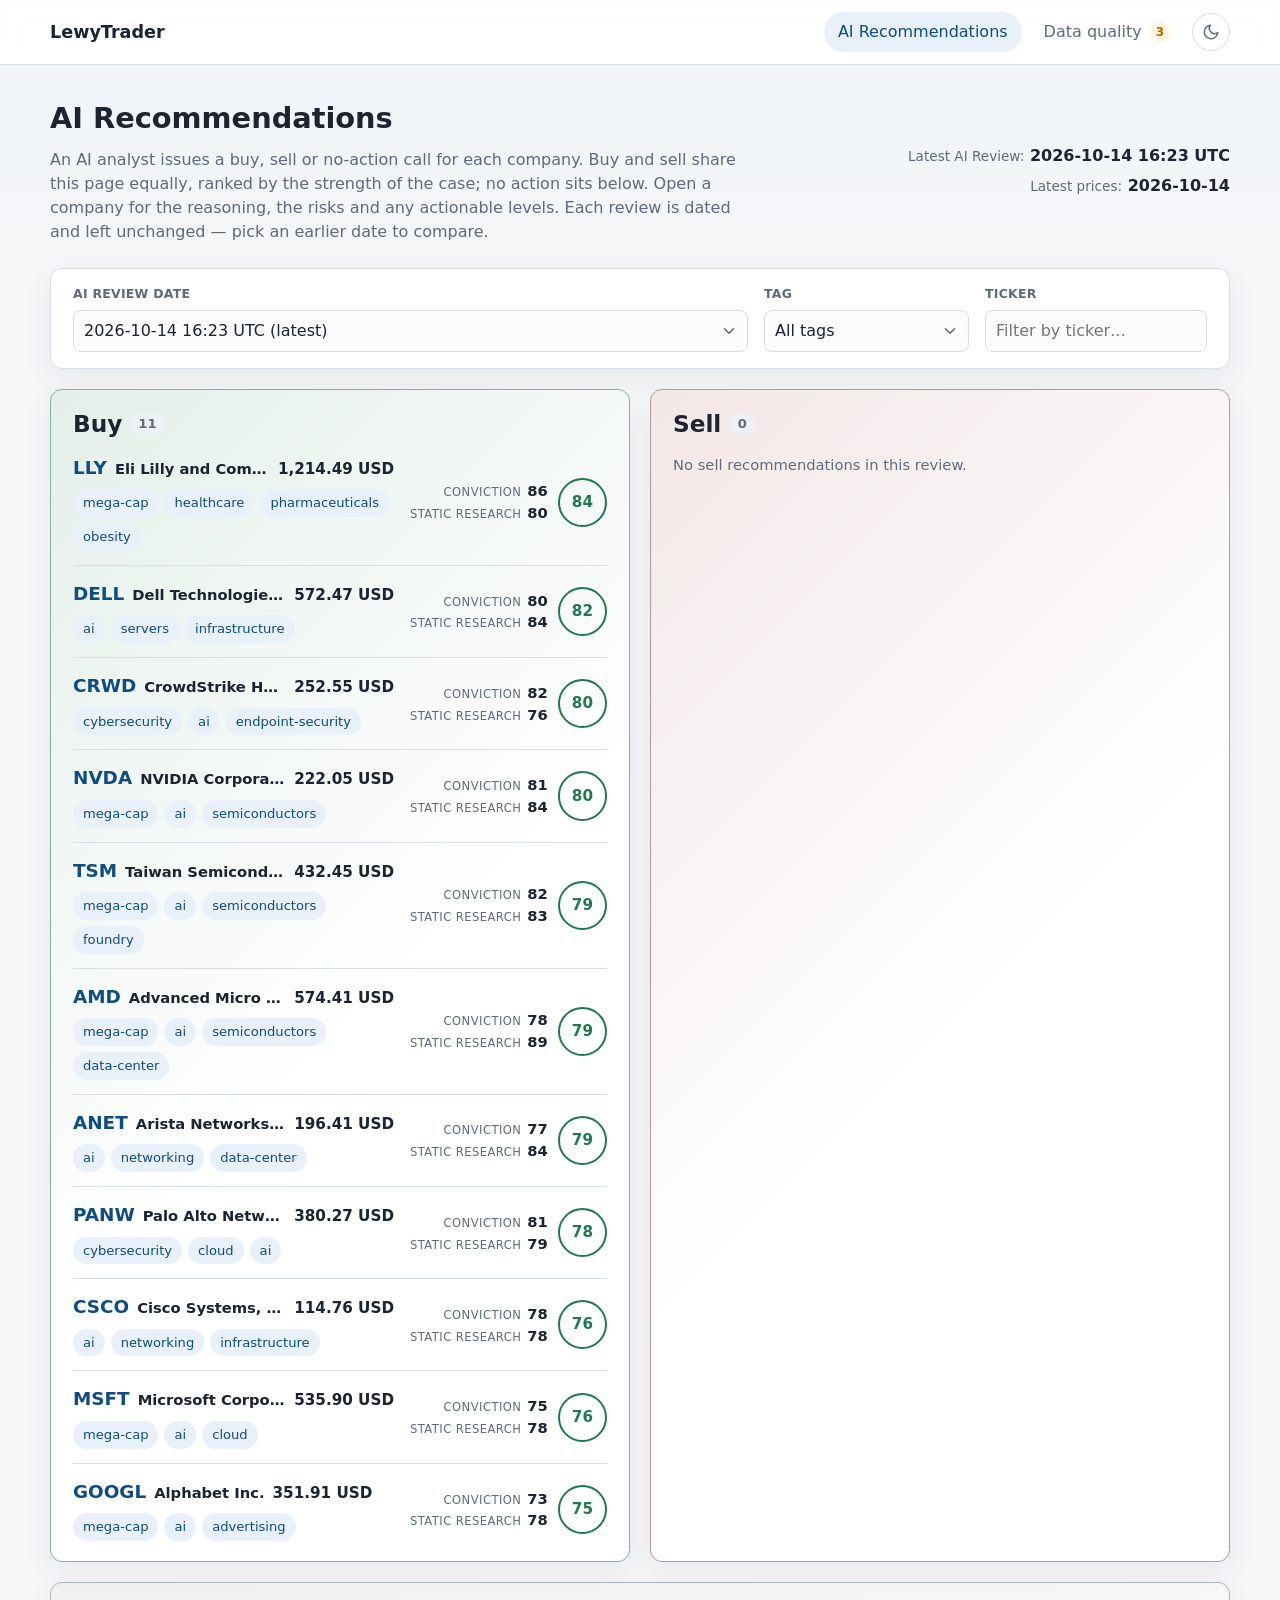
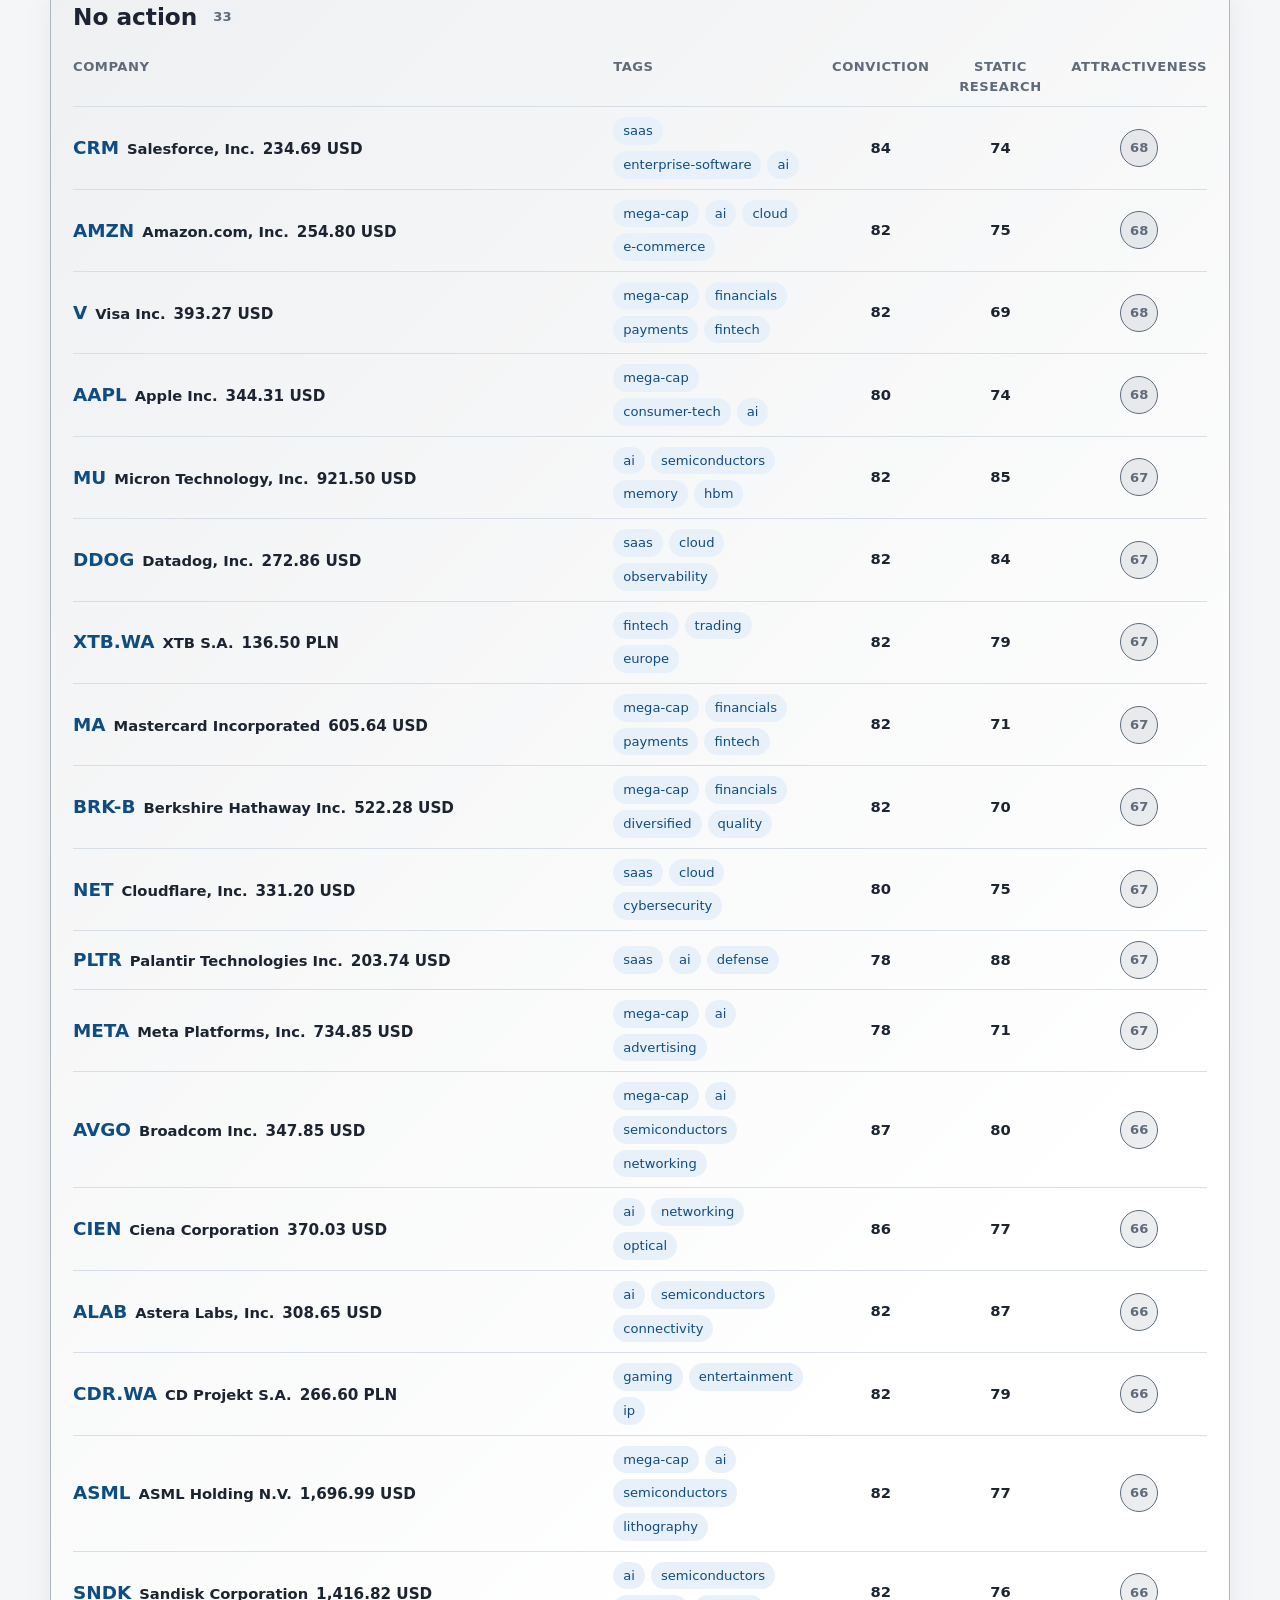
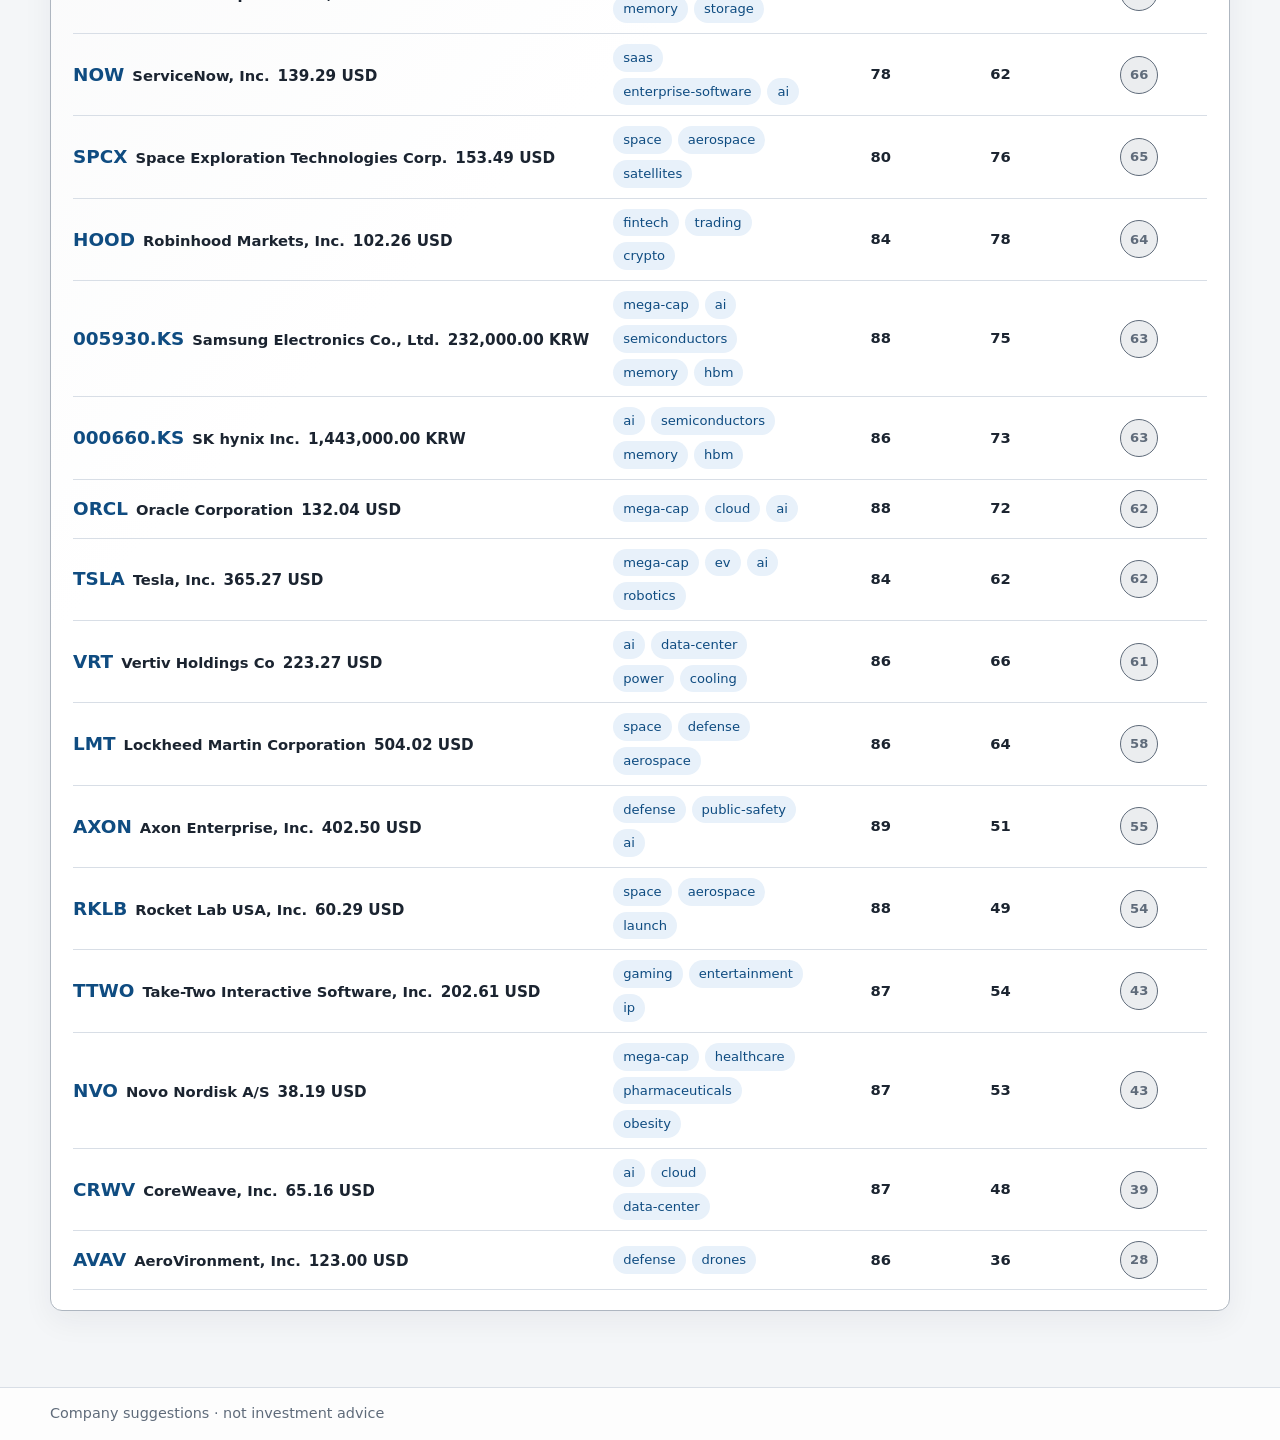
<file: index.html>
<!DOCTYPE html>
<html lang="en">
<head>
  <meta charset="utf-8">
  <meta name="viewport" content="width=device-width, initial-scale=1">
  <title>AI Recommendations · LewyTrader</title>
  <script>
(function () {
  var key = "lewytrader-theme";
  var theme = "light";
  try {
    var stored = localStorage.getItem(key);
    if (stored === "light" || stored === "dark") {
      theme = stored;
    } else if (window.matchMedia("(prefers-color-scheme: dark)").matches) {
      theme = "dark";
    }
  } catch (err) {
    if (window.matchMedia("(prefers-color-scheme: dark)").matches) {
      theme = "dark";
    }
  }
  document.documentElement.setAttribute("data-theme", theme);

  window.LewyTrader = window.LewyTrader || {};
  window.LewyTrader.toggleTheme = function () {
    var html = document.documentElement;
    var current = html.getAttribute("data-theme") === "dark" ? "dark" : "light";
    var next = current === "dark" ? "light" : "dark";
    try {
      localStorage.setItem(key, next);
    } catch (err) {
      // Ignore storage failures (private mode, file:// restrictions).
    }
    html.setAttribute("data-theme", next);
    document.dispatchEvent(
      new CustomEvent("lewytrader-theme-change", { detail: { theme: next } })
    );
    if (typeof window.LewyTrader.updateThemeToggle === "function") {
      window.LewyTrader.updateThemeToggle();
    }
  };
})();
</script>
  <script>window.LewyTrader=window.LewyTrader||{};window.LewyTrader.termGlossary={"Attractiveness":"How strong the case is to own this company now: 100 is the strongest case to own, 0 the strongest case to exit.","Conviction":"How sure the analyst is about this call. Independent of attractiveness \u2014 a confident no-action can still score high.","Score":"How strong the case is to own this company now: 100 is the strongest case to own, 0 the strongest case to exit.","Research":"A score from reported figures only: growth, profitability and price versus its own trend. No AI is involved.","Research score":"A score from reported figures only: growth, profitability and price versus its own trend. No AI is involved.","Research rank":"Where this company sits among active watchlist names on the Research score alone. Rank 1 is the highest.","Static Research":"Reported-figures score from growth, profitability and price versus its own trend. No AI is involved. On the summary this is from the selected AI review; the Static Research section uses the latest available data and may differ.","Adjusted Close":"Closing price adjusted for splits and dividends, so history stays comparable over time.","SMA50":"Average closing price over the last 50 trading days.","SMA200":"Average closing price over the last 200 trading days.","Price vs SMA200":"Where the latest close sits relative to the 200-day average \u2014 a simple read on the longer-term trend.","RSI":"Relative Strength Index: a 0\u2013100 momentum reading. High values often mean the move has been stretched to the upside; low values, to the downside.","RSI (14)":"Relative Strength Index over 14 trading days: a 0\u2013100 momentum reading. High values often mean the move has been stretched to the upside; low values, to the downside.","MACD":"Moving Average Convergence Divergence: the gap between a faster and a slower moving average of price. Used to read trend and momentum.","ATR":"Average True Range: how much the price typically moves, in the quoted currency. Higher means a more volatile stock.","ATR (14)":"Average True Range over 14 trading days: how much the price typically moves, in the quoted currency. Higher means a more volatile stock.","ATR %":"Average True Range as a share of the latest close, so volatility can be compared across names with different prices.","RVOL":"Relative volume: latest session volume divided by the 20-day average. Around 1\u00d7 is a typical day; higher means heavier participation.","Excess vs benchmark (1m)":"How this name\u2019s roughly one-month return compares with the configured market benchmark (default SPY). Positive means it outperformed.","Excess vs benchmark (3m)":"How this name\u2019s roughly three-month return compares with the configured market benchmark (default SPY). Positive means it outperformed.","Benchmark":"The S&P 500 (SPY ETF) used for relative strength and regime context. It is not a watchlist company and is not itself a recommendation.","Benchmark vs SMA50":"Where the benchmark\u2019s latest close sits relative to its 50-day average.","Benchmark vs SMA200":"Where the benchmark\u2019s latest close sits relative to its 200-day average.","Benchmark above SMA50":"Whether the benchmark\u2019s latest close is above its 50-day average.","Benchmark above SMA200":"Whether the benchmark\u2019s latest close is above its 200-day average.","EPS":"Earnings per share: profit attributable to each ordinary share.","EPS (TTM)":"Earnings per share over the trailing twelve months: profit attributable to each ordinary share.","EPS growth":"Change in earnings per share versus a year earlier.","EPS growth (YoY)":"Change in earnings per share versus a year earlier.","TTM":"Trailing twelve months: the last 12 reported months, not the calendar year.","YoY":"Year over year: compared with the same period a year earlier.","Revenue (TTM)":"Sales over the trailing twelve months.","Revenue growth":"Change in sales versus a year earlier.","Revenue growth (YoY)":"Change in sales versus a year earlier.","Operating margin":"Operating profit as a share of sales.","Operating margin (TTM)":"Operating profit as a share of sales, over the trailing twelve months.","Gross margin (TTM)":"Gross profit as a share of sales, over the trailing twelve months.","Free cash flow (TTM)":"Cash left after operating and capital spending, over the trailing twelve months.","Market cap":"Market value of the company\u2019s shares: price \u00d7 shares outstanding.","FCF":"Free cash flow: cash left after operating and capital spending.","Latest close":"Most recent closing price in the quoted currency.","Volume":"Number of shares traded on the latest session.","Quoted currency":"Currency in which the share price is quoted.","Instrument currency":"Currency used for this instrument\u2019s prices and levels.","Price date":"Trading date of the latest price used in this review.","Indicator date":"Trading date of the latest technical indicators used.","Fundamentals as of":"When the fundamentals snapshot was last updated.","Fundamentals currency":"Currency of the reported fundamentals figures.","Fundamentals updated":"When the fundamentals record was last written.","Company name":"Legal or trading name of the company.","Sector":"Industry sector from the watchlist.","Country":"Country of domicile or primary listing from the watchlist.","Ticker":"Market symbol used to identify the company.","1-month return":"Price change over roughly the last month.","3-month return":"Price change over roughly the last three months.","6-month return":"Price change over roughly the last six months.","12-month return":"Price change over roughly the last twelve months.","52-week high":"Highest closing price in the last 52 weeks.","52-week low":"Lowest closing price in the last 52 weeks.","Distance from 52-week high":"How far the latest close sits below the 52-week high, as a percentage.","Distance from 52-week low":"How far the latest close sits above the 52-week low, as a percentage.","Drawdown from high":"Worst peak-to-trough decline in the last 52 weeks \u2014 can be deeper than the distance from the 52-week high if the price recovered.","Realized volatility":"How much the price has been swinging recently \u2014 higher means a choppier stock.","Data-quality errors":"Whether ticker-scoped data-quality checks reported errors for this company in the review.","Market intelligence finding":"A finding from public market intelligence gathered for this review. The machine identifier is kept on the chip for traceability.","Entry range":"Suggested price band for opening or adding to a position.","Stop loss":"Price level at which the case to hold would be reconsidered.","Take profit":"Price level at which taking gains would be reconsidered.","Horizon":"How far ahead this recommendation is meant to apply.","Snapshot":"The analyst\u2019s short read on the setup: what looks solid, what is uncertain, and why conviction is where it is.","Market Intelligence":"Public news, filings and market context gathered for this review, shown as the original findings rather than a new summary.","Reviewed":"When this AI review was produced.","Latest AI Review":"When the selected AI evaluation run finished, shown as UTC (same stamp as AI Review Date).","Latest prices":"Most recent trading-day date stored in market prices.","AI Review Date":"Which dated AI review to show on this page (UTC)."};window.LewyTrader.snapshotEvidenceLabels={"ticker":"Ticker","instrument_currency":"Instrument currency","as_of_price_date":"Price date","as_of_indicator_date":"Indicator date","as_of_fundamentals_at":"Fundamentals as of","metadata.name":"Company name","metadata.sector":"Sector","metadata.country":"Country","market.close":"Latest close","market.volume":"Volume","market.currency":"Quoted currency","price_behaviour.return_1m":"1-month return","price_behaviour.return_3m":"3-month return","price_behaviour.return_6m":"6-month return","price_behaviour.return_12m":"12-month return","price_behaviour.high_52w":"52-week high","price_behaviour.low_52w":"52-week low","price_behaviour.distance_from_high_52w":"Distance from 52-week high","price_behaviour.distance_from_low_52w":"Distance from 52-week low","price_behaviour.drawdown_from_high":"Drawdown from high","price_behaviour.realized_volatility":"Realized volatility","fundamentals.market_cap":"Market cap","fundamentals.revenue":"Revenue (TTM)","fundamentals.revenue_growth":"Revenue growth (YoY)","fundamentals.eps":"EPS (TTM)","fundamentals.eps_growth":"EPS growth (YoY)","fundamentals.free_cash_flow":"Free cash flow (TTM)","fundamentals.operating_margin":"Operating margin (TTM)","fundamentals.gross_margin":"Gross margin (TTM)","fundamentals.currency":"Fundamentals currency","fundamentals.updated_at":"Fundamentals updated","indicators.sma50":"SMA50","indicators.sma200":"SMA200","indicators.rsi14":"RSI (14)","indicators.macd":"MACD","indicators.atr14":"ATR (14)","indicators.rvol":"RVOL","indicators.atr14_pct":"ATR %","benchmark.ticker":"Benchmark","benchmark.excess_return_1m":"Excess vs benchmark (1m)","benchmark.excess_return_3m":"Excess vs benchmark (3m)","benchmark.close_vs_sma50":"Benchmark vs SMA50","benchmark.close_vs_sma200":"Benchmark vs SMA200","benchmark.above_sma50":"Benchmark above SMA50","benchmark.above_sma200":"Benchmark above SMA200","opportunity.score":"Research score","opportunity.rank":"Research rank","data_quality.has_errors":"Data-quality errors"};window.LewyTrader.mirFindingLabel="Market intelligence finding";window.LewyTrader.evaluationStateLabels={"accepted":"Complete","downgraded":"Adjusted","short_circuited":"Incomplete data","failed":"Unavailable","not_evaluated":"Not covered"};window.LewyTrader.evaluationStateSummaries={"accepted":"The analyst's call passed our safety checks and is shown exactly as written.","downgraded":"Our safety checks overruled the analyst and set this to no action. The original reasoning and scores are kept so you can see what was proposed.","short_circuited":"The data for this company was not complete enough to analyse, so no call was made. Treat this as no action rather than a negative view.","failed":"The analysis could not be completed for this company. Nothing has been read into the failure \u2014 treat it as no action.","not_evaluated":"This company is on your watchlist but was not covered in this review."};window.LewyTrader.degradedStates=["downgraded","failed","short_circuited"];window.LewyTrader.analysisNotRunStates=["failed","short_circuited"];</script>
  <link rel="stylesheet" href="assets/styles.css?v=1791994946">
</head>
<body>
  <header class="site-header">
    <div class="container header-inner">
      <a class="brand" href="index.html">LewyTrader</a>
      <div class="header-tools">
        <nav class="site-nav" aria-label="Primary">
          <a class="nav-link active" href="index.html">AI Recommendations</a><a class="nav-link" href="quality.html">Data quality<span class="nav-badge">3</span></a>
        </nav>
        <button type="button" class="theme-toggle" aria-label="Switch to dark theme" onclick="window.LewyTrader.toggleTheme()">
  <svg class="theme-toggle-icon theme-toggle-moon" viewBox="0 0 24 24" width="18" height="18" fill="none" stroke="currentColor" stroke-width="2" stroke-linecap="round" stroke-linejoin="round" aria-hidden="true">
    <path d="M21 12.79A9 9 0 1 1 11.21 3 7 7 0 0 0 21 12.79z"/>
  </svg>
  <svg class="theme-toggle-icon theme-toggle-sun" viewBox="0 0 24 24" width="18" height="18" fill="none" stroke="currentColor" stroke-width="2" stroke-linecap="round" stroke-linejoin="round" aria-hidden="true">
    <circle cx="12" cy="12" r="4"/>
    <path d="M12 2v2M12 20v2M4.93 4.93l1.41 1.41M17.66 17.66l1.41 1.41M2 12h2M20 12h2M4.93 19.07l1.41-1.41M17.66 6.34l1.41-1.41"/>
  </svg>
</button>
      </div>
    </div>
  </header>
  <main class="container page-main">
    <div class="page-header">
  <div class="page-header-main">
    <h1>AI Recommendations</h1>
    <p class="lede">An AI analyst issues a buy, sell or no-action call for each company. Buy and sell share this page equally, ranked by the strength of the case; no action sits below. Open a company for the reasoning, the risks and any actionable levels. Each review is dated and left unchanged — pick an earlier date to compare.</p>
  </div>
  <div class="page-header-meta" id="recommendation-run-meta">
  <div class="meta-block">
    <span class="meta-label" data-tip="When the selected AI evaluation run finished, shown as UTC (same stamp as AI Review Date).">Latest AI Review</span>
    <time class="meta-value" id="recommendation-evaluated-at"
          datetime="2026-10-14T16:23:12+00:00">2026-10-14 16:23 UTC</time>
  </div>
  <div class="meta-block">
    <span class="meta-label" data-tip="Most recent trading-day date stored in market prices.">Latest prices</span>
    <time class="meta-value utc-date" datetime="2026-10-14">2026-10-14</time>
  </div>
</div>
</div>
<section class="section filter-section" aria-label="Recommendation filters">
  <div class="filter-bar" id="recommendation-filters"
       data-selected-run="run-458fc429-5464-4f80-8020-b1cf495fffa5"
       data-latest-run="run-458fc429-5464-4f80-8020-b1cf495fffa5">
    <label class="filter-field filter-field-run">
      <span class="filter-label">AI Review Date</span>
      <select id="filter-run" name="run" aria-label="Choose a review date">
        <option value="run-458fc429-5464-4f80-8020-b1cf495fffa5" selected data-datetime="2026-10-14T16:23:12+00:00" data-suffix=" (latest)">2026-10-14 16:23 UTC (latest)</option><option value="run-a71cc4ee-63f3-4dbd-a5b4-e4d225e2d9c0" data-datetime="2026-10-01T22:38:35+00:00" data-suffix="">2026-10-01 22:38 UTC</option><option value="run-0f8a9a77-75db-4ba2-963e-c505f8b68015" data-datetime="2026-10-01T15:50:05+00:00" data-suffix="">2026-10-01 15:50 UTC</option><option value="run-cb1b187b-5b9a-4ec9-bd64-d8406f401cc3" data-datetime="2026-09-28T22:50:27+00:00" data-suffix="">2026-09-28 22:50 UTC</option><option value="run-c6d095ad-ae36-4245-95e4-3bceceba221d" data-datetime="2026-09-25T23:27:19+00:00" data-suffix="">2026-09-25 23:27 UTC</option><option value="run-a2bc906d-7a36-4ae4-892d-2aba0a30de5d" data-datetime="2026-09-20T22:58:00+00:00" data-suffix="">2026-09-20 22:58 UTC</option>
      </select>
    </label>
    <label class="filter-field">
      <span class="filter-label">Tag</span>
      <select id="filter-tag" name="tag">
        <option value="">All tags</option>
        <option value="advertising">advertising</option><option value="aerospace">aerospace</option><option value="ai">ai</option><option value="cloud">cloud</option><option value="connectivity">connectivity</option><option value="consumer-tech">consumer-tech</option><option value="cooling">cooling</option><option value="crypto">crypto</option><option value="cybersecurity">cybersecurity</option><option value="data-center">data-center</option><option value="defense">defense</option><option value="diversified">diversified</option><option value="drones">drones</option><option value="e-commerce">e-commerce</option><option value="endpoint-security">endpoint-security</option><option value="enterprise-software">enterprise-software</option><option value="entertainment">entertainment</option><option value="europe">europe</option><option value="ev">ev</option><option value="financials">financials</option><option value="fintech">fintech</option><option value="foundry">foundry</option><option value="gaming">gaming</option><option value="hbm">hbm</option><option value="healthcare">healthcare</option><option value="infrastructure">infrastructure</option><option value="ip">ip</option><option value="launch">launch</option><option value="lithography">lithography</option><option value="mega-cap">mega-cap</option><option value="memory">memory</option><option value="networking">networking</option><option value="obesity">obesity</option><option value="observability">observability</option><option value="optical">optical</option><option value="payments">payments</option><option value="pharmaceuticals">pharmaceuticals</option><option value="power">power</option><option value="public-safety">public-safety</option><option value="quality">quality</option><option value="robotics">robotics</option><option value="saas">saas</option><option value="satellites">satellites</option><option value="semiconductors">semiconductors</option><option value="servers">servers</option><option value="space">space</option><option value="storage">storage</option><option value="trading">trading</option>
      </select>
    </label>
    <label class="filter-field filter-field-grow">
      <span class="filter-label">Ticker</span>
      <input id="filter-ticker" name="ticker" type="search"
             placeholder="Filter by ticker…" autocomplete="off">
    </label>
  </div>
</section>
<div id="recommendation-board">
  
  <div class="rec-split-grid">
    <section class="section rec-group" data-group="BUY">
      <h2>Buy
        <span class="rec-group-count" id="rec-count-buy">11</span>
      </h2>
      <ul class="rec-card-list" id="rec-list-buy"><li class="recommendation-row type-buy outcome-accepted rec-card"
    data-ticker="LLY"
    data-type="BUY"
    data-tags="mega-cap healthcare pharmaceuticals obesity"
    data-state="accepted">
  <div class="rec-card-row">
    <div class="rec-card-identity">
      <a class="rec-card-company company-link" href="company.html?ticker=LLY" data-ticker="LLY"><span class="company-ticker">LLY</span><span class="company-name">Eli Lilly and Company</span><span class="company-price">1,214.49 USD</span></a>
      <div class="rec-card-tags"><span class="tag">mega-cap</span><span class="tag">healthcare</span><span class="tag">pharmaceuticals</span><span class="tag">obesity</span></div>
    </div>
    <div class="rec-card-aside">
      <div class="rec-card-metrics">
        <span class="rec-card-metric"><span class="metric-label term-hint" data-tip="How sure the analyst is about this call. Independent of attractiveness — a confident no-action can still score high.">Conviction</span><span class="rec-card-metric-value">86</span></span>
        <span class="rec-card-metric"><span class="metric-label term-hint" data-tip="Reported-figures score from growth, profitability and price versus its own trend. No AI is involved. On the summary this is from the selected AI review; the Static Research section uses the latest available data and may differ.">Static Research</span><span class="rec-card-metric-value">80</span></span>
      </div>
      <span class="score-circle score-circle-buy">84</span>
    </div>
  </div>
</li><li class="recommendation-row type-buy outcome-accepted rec-card"
    data-ticker="DELL"
    data-type="BUY"
    data-tags="ai servers infrastructure"
    data-state="accepted">
  <div class="rec-card-row">
    <div class="rec-card-identity">
      <a class="rec-card-company company-link" href="company.html?ticker=DELL" data-ticker="DELL"><span class="company-ticker">DELL</span><span class="company-name">Dell Technologies Inc.</span><span class="company-price">572.47 USD</span></a>
      <div class="rec-card-tags"><span class="tag">ai</span><span class="tag">servers</span><span class="tag">infrastructure</span></div>
    </div>
    <div class="rec-card-aside">
      <div class="rec-card-metrics">
        <span class="rec-card-metric"><span class="metric-label term-hint" data-tip="How sure the analyst is about this call. Independent of attractiveness — a confident no-action can still score high.">Conviction</span><span class="rec-card-metric-value">80</span></span>
        <span class="rec-card-metric"><span class="metric-label term-hint" data-tip="Reported-figures score from growth, profitability and price versus its own trend. No AI is involved. On the summary this is from the selected AI review; the Static Research section uses the latest available data and may differ.">Static Research</span><span class="rec-card-metric-value">84</span></span>
      </div>
      <span class="score-circle score-circle-buy">82</span>
    </div>
  </div>
</li><li class="recommendation-row type-buy outcome-accepted rec-card"
    data-ticker="CRWD"
    data-type="BUY"
    data-tags="cybersecurity ai endpoint-security"
    data-state="accepted">
  <div class="rec-card-row">
    <div class="rec-card-identity">
      <a class="rec-card-company company-link" href="company.html?ticker=CRWD" data-ticker="CRWD"><span class="company-ticker">CRWD</span><span class="company-name">CrowdStrike Holdings, Inc.</span><span class="company-price">252.55 USD</span></a>
      <div class="rec-card-tags"><span class="tag">cybersecurity</span><span class="tag">ai</span><span class="tag">endpoint-security</span></div>
    </div>
    <div class="rec-card-aside">
      <div class="rec-card-metrics">
        <span class="rec-card-metric"><span class="metric-label term-hint" data-tip="How sure the analyst is about this call. Independent of attractiveness — a confident no-action can still score high.">Conviction</span><span class="rec-card-metric-value">82</span></span>
        <span class="rec-card-metric"><span class="metric-label term-hint" data-tip="Reported-figures score from growth, profitability and price versus its own trend. No AI is involved. On the summary this is from the selected AI review; the Static Research section uses the latest available data and may differ.">Static Research</span><span class="rec-card-metric-value">76</span></span>
      </div>
      <span class="score-circle score-circle-buy">80</span>
    </div>
  </div>
</li><li class="recommendation-row type-buy outcome-accepted rec-card"
    data-ticker="NVDA"
    data-type="BUY"
    data-tags="mega-cap ai semiconductors"
    data-state="accepted">
  <div class="rec-card-row">
    <div class="rec-card-identity">
      <a class="rec-card-company company-link" href="company.html?ticker=NVDA" data-ticker="NVDA"><span class="company-ticker">NVDA</span><span class="company-name">NVIDIA Corporation</span><span class="company-price">222.05 USD</span></a>
      <div class="rec-card-tags"><span class="tag">mega-cap</span><span class="tag">ai</span><span class="tag">semiconductors</span></div>
    </div>
    <div class="rec-card-aside">
      <div class="rec-card-metrics">
        <span class="rec-card-metric"><span class="metric-label term-hint" data-tip="How sure the analyst is about this call. Independent of attractiveness — a confident no-action can still score high.">Conviction</span><span class="rec-card-metric-value">81</span></span>
        <span class="rec-card-metric"><span class="metric-label term-hint" data-tip="Reported-figures score from growth, profitability and price versus its own trend. No AI is involved. On the summary this is from the selected AI review; the Static Research section uses the latest available data and may differ.">Static Research</span><span class="rec-card-metric-value">84</span></span>
      </div>
      <span class="score-circle score-circle-buy">80</span>
    </div>
  </div>
</li><li class="recommendation-row type-buy outcome-accepted rec-card"
    data-ticker="TSM"
    data-type="BUY"
    data-tags="mega-cap ai semiconductors foundry"
    data-state="accepted">
  <div class="rec-card-row">
    <div class="rec-card-identity">
      <a class="rec-card-company company-link" href="company.html?ticker=TSM" data-ticker="TSM"><span class="company-ticker">TSM</span><span class="company-name">Taiwan Semiconductor Manufacturing Company Limited</span><span class="company-price">432.45 USD</span></a>
      <div class="rec-card-tags"><span class="tag">mega-cap</span><span class="tag">ai</span><span class="tag">semiconductors</span><span class="tag">foundry</span></div>
    </div>
    <div class="rec-card-aside">
      <div class="rec-card-metrics">
        <span class="rec-card-metric"><span class="metric-label term-hint" data-tip="How sure the analyst is about this call. Independent of attractiveness — a confident no-action can still score high.">Conviction</span><span class="rec-card-metric-value">82</span></span>
        <span class="rec-card-metric"><span class="metric-label term-hint" data-tip="Reported-figures score from growth, profitability and price versus its own trend. No AI is involved. On the summary this is from the selected AI review; the Static Research section uses the latest available data and may differ.">Static Research</span><span class="rec-card-metric-value">83</span></span>
      </div>
      <span class="score-circle score-circle-buy">79</span>
    </div>
  </div>
</li><li class="recommendation-row type-buy outcome-accepted rec-card"
    data-ticker="AMD"
    data-type="BUY"
    data-tags="mega-cap ai semiconductors data-center"
    data-state="accepted">
  <div class="rec-card-row">
    <div class="rec-card-identity">
      <a class="rec-card-company company-link" href="company.html?ticker=AMD" data-ticker="AMD"><span class="company-ticker">AMD</span><span class="company-name">Advanced Micro Devices, Inc.</span><span class="company-price">574.41 USD</span></a>
      <div class="rec-card-tags"><span class="tag">mega-cap</span><span class="tag">ai</span><span class="tag">semiconductors</span><span class="tag">data-center</span></div>
    </div>
    <div class="rec-card-aside">
      <div class="rec-card-metrics">
        <span class="rec-card-metric"><span class="metric-label term-hint" data-tip="How sure the analyst is about this call. Independent of attractiveness — a confident no-action can still score high.">Conviction</span><span class="rec-card-metric-value">78</span></span>
        <span class="rec-card-metric"><span class="metric-label term-hint" data-tip="Reported-figures score from growth, profitability and price versus its own trend. No AI is involved. On the summary this is from the selected AI review; the Static Research section uses the latest available data and may differ.">Static Research</span><span class="rec-card-metric-value">89</span></span>
      </div>
      <span class="score-circle score-circle-buy">79</span>
    </div>
  </div>
</li><li class="recommendation-row type-buy outcome-accepted rec-card"
    data-ticker="ANET"
    data-type="BUY"
    data-tags="ai networking data-center"
    data-state="accepted">
  <div class="rec-card-row">
    <div class="rec-card-identity">
      <a class="rec-card-company company-link" href="company.html?ticker=ANET" data-ticker="ANET"><span class="company-ticker">ANET</span><span class="company-name">Arista Networks, Inc.</span><span class="company-price">196.41 USD</span></a>
      <div class="rec-card-tags"><span class="tag">ai</span><span class="tag">networking</span><span class="tag">data-center</span></div>
    </div>
    <div class="rec-card-aside">
      <div class="rec-card-metrics">
        <span class="rec-card-metric"><span class="metric-label term-hint" data-tip="How sure the analyst is about this call. Independent of attractiveness — a confident no-action can still score high.">Conviction</span><span class="rec-card-metric-value">77</span></span>
        <span class="rec-card-metric"><span class="metric-label term-hint" data-tip="Reported-figures score from growth, profitability and price versus its own trend. No AI is involved. On the summary this is from the selected AI review; the Static Research section uses the latest available data and may differ.">Static Research</span><span class="rec-card-metric-value">84</span></span>
      </div>
      <span class="score-circle score-circle-buy">79</span>
    </div>
  </div>
</li><li class="recommendation-row type-buy outcome-accepted rec-card"
    data-ticker="PANW"
    data-type="BUY"
    data-tags="cybersecurity cloud ai"
    data-state="accepted">
  <div class="rec-card-row">
    <div class="rec-card-identity">
      <a class="rec-card-company company-link" href="company.html?ticker=PANW" data-ticker="PANW"><span class="company-ticker">PANW</span><span class="company-name">Palo Alto Networks, Inc.</span><span class="company-price">380.27 USD</span></a>
      <div class="rec-card-tags"><span class="tag">cybersecurity</span><span class="tag">cloud</span><span class="tag">ai</span></div>
    </div>
    <div class="rec-card-aside">
      <div class="rec-card-metrics">
        <span class="rec-card-metric"><span class="metric-label term-hint" data-tip="How sure the analyst is about this call. Independent of attractiveness — a confident no-action can still score high.">Conviction</span><span class="rec-card-metric-value">81</span></span>
        <span class="rec-card-metric"><span class="metric-label term-hint" data-tip="Reported-figures score from growth, profitability and price versus its own trend. No AI is involved. On the summary this is from the selected AI review; the Static Research section uses the latest available data and may differ.">Static Research</span><span class="rec-card-metric-value">79</span></span>
      </div>
      <span class="score-circle score-circle-buy">78</span>
    </div>
  </div>
</li><li class="recommendation-row type-buy outcome-accepted rec-card"
    data-ticker="CSCO"
    data-type="BUY"
    data-tags="ai networking infrastructure"
    data-state="accepted">
  <div class="rec-card-row">
    <div class="rec-card-identity">
      <a class="rec-card-company company-link" href="company.html?ticker=CSCO" data-ticker="CSCO"><span class="company-ticker">CSCO</span><span class="company-name">Cisco Systems, Inc.</span><span class="company-price">114.76 USD</span></a>
      <div class="rec-card-tags"><span class="tag">ai</span><span class="tag">networking</span><span class="tag">infrastructure</span></div>
    </div>
    <div class="rec-card-aside">
      <div class="rec-card-metrics">
        <span class="rec-card-metric"><span class="metric-label term-hint" data-tip="How sure the analyst is about this call. Independent of attractiveness — a confident no-action can still score high.">Conviction</span><span class="rec-card-metric-value">78</span></span>
        <span class="rec-card-metric"><span class="metric-label term-hint" data-tip="Reported-figures score from growth, profitability and price versus its own trend. No AI is involved. On the summary this is from the selected AI review; the Static Research section uses the latest available data and may differ.">Static Research</span><span class="rec-card-metric-value">78</span></span>
      </div>
      <span class="score-circle score-circle-buy">76</span>
    </div>
  </div>
</li><li class="recommendation-row type-buy outcome-accepted rec-card"
    data-ticker="MSFT"
    data-type="BUY"
    data-tags="mega-cap ai cloud"
    data-state="accepted">
  <div class="rec-card-row">
    <div class="rec-card-identity">
      <a class="rec-card-company company-link" href="company.html?ticker=MSFT" data-ticker="MSFT"><span class="company-ticker">MSFT</span><span class="company-name">Microsoft Corporation</span><span class="company-price">535.90 USD</span></a>
      <div class="rec-card-tags"><span class="tag">mega-cap</span><span class="tag">ai</span><span class="tag">cloud</span></div>
    </div>
    <div class="rec-card-aside">
      <div class="rec-card-metrics">
        <span class="rec-card-metric"><span class="metric-label term-hint" data-tip="How sure the analyst is about this call. Independent of attractiveness — a confident no-action can still score high.">Conviction</span><span class="rec-card-metric-value">75</span></span>
        <span class="rec-card-metric"><span class="metric-label term-hint" data-tip="Reported-figures score from growth, profitability and price versus its own trend. No AI is involved. On the summary this is from the selected AI review; the Static Research section uses the latest available data and may differ.">Static Research</span><span class="rec-card-metric-value">78</span></span>
      </div>
      <span class="score-circle score-circle-buy">76</span>
    </div>
  </div>
</li><li class="recommendation-row type-buy outcome-accepted rec-card"
    data-ticker="GOOGL"
    data-type="BUY"
    data-tags="mega-cap ai advertising"
    data-state="accepted">
  <div class="rec-card-row">
    <div class="rec-card-identity">
      <a class="rec-card-company company-link" href="company.html?ticker=GOOGL" data-ticker="GOOGL"><span class="company-ticker">GOOGL</span><span class="company-name">Alphabet Inc.</span><span class="company-price">351.91 USD</span></a>
      <div class="rec-card-tags"><span class="tag">mega-cap</span><span class="tag">ai</span><span class="tag">advertising</span></div>
    </div>
    <div class="rec-card-aside">
      <div class="rec-card-metrics">
        <span class="rec-card-metric"><span class="metric-label term-hint" data-tip="How sure the analyst is about this call. Independent of attractiveness — a confident no-action can still score high.">Conviction</span><span class="rec-card-metric-value">73</span></span>
        <span class="rec-card-metric"><span class="metric-label term-hint" data-tip="Reported-figures score from growth, profitability and price versus its own trend. No AI is involved. On the summary this is from the selected AI review; the Static Research section uses the latest available data and may differ.">Static Research</span><span class="rec-card-metric-value">78</span></span>
      </div>
      <span class="score-circle score-circle-buy">75</span>
    </div>
  </div>
</li></ul>
      <p class="muted rec-group-note hidden" id="rec-note-buy">No buy recommendations in this review.</p>
    </section>
    <section class="section rec-group" data-group="SELL">
      <h2>Sell
        <span class="rec-group-count" id="rec-count-sell">0</span>
      </h2>
      <ul class="rec-card-list" id="rec-list-sell"></ul>
      <p class="muted rec-group-note" id="rec-note-sell">No sell recommendations in this review.</p>
    </section>
  </div>
  <section class="section rec-group" data-group="NO_ACTION">
    <h2>No action
      <span class="rec-group-count" id="rec-count-no-action">33</span>
    </h2>
    <table class="data-table ranking-table" id="recommendation-table">
      <thead>
        <tr>
          <th>Company</th>
          <th>Tags</th>
          <th class="term-hint" data-tip="How sure the analyst is about this call. Independent of attractiveness — a confident no-action can still score high.">Conviction</th>
          <th class="term-hint" data-tip="Reported-figures score from growth, profitability and price versus its own trend. No AI is involved. On the summary this is from the selected AI review; the Static Research section uses the latest available data and may differ.">Static Research</th>
          <th class="term-hint" data-tip="How strong the case is to own this company now: 100 is the strongest case to own, 0 the strongest case to exit.">Attractiveness</th>
        </tr>
      </thead>
      <tbody id="recommendation-table-body"><tr class="recommendation-row type-no_action outcome-accepted"
    data-ticker="CRM"
    data-type="NO_ACTION"
    data-tags="saas enterprise-software ai"
    data-state="accepted">
  <td>
    <a class="rec-card-company company-link" href="company.html?ticker=CRM" data-ticker="CRM"><span class="company-ticker">CRM</span><span class="company-name">Salesforce, Inc.</span><span class="company-price">234.69 USD</span></a>
  </td>
  <td><span class="tag-row"><span class="tag">saas</span><span class="tag">enterprise-software</span><span class="tag">ai</span></span></td>
  <td><span class="rec-card-metric-value">84</span></td>
  <td><span class="rec-card-metric-value">74</span></td>
  <td><span class="score-circle score-circle-none score-circle-sm">68</span></td>
</tr><tr class="recommendation-row type-no_action outcome-accepted"
    data-ticker="AMZN"
    data-type="NO_ACTION"
    data-tags="mega-cap ai cloud e-commerce"
    data-state="accepted">
  <td>
    <a class="rec-card-company company-link" href="company.html?ticker=AMZN" data-ticker="AMZN"><span class="company-ticker">AMZN</span><span class="company-name">Amazon.com, Inc.</span><span class="company-price">254.80 USD</span></a>
  </td>
  <td><span class="tag-row"><span class="tag">mega-cap</span><span class="tag">ai</span><span class="tag">cloud</span><span class="tag">e-commerce</span></span></td>
  <td><span class="rec-card-metric-value">82</span></td>
  <td><span class="rec-card-metric-value">75</span></td>
  <td><span class="score-circle score-circle-none score-circle-sm">68</span></td>
</tr><tr class="recommendation-row type-no_action outcome-accepted"
    data-ticker="V"
    data-type="NO_ACTION"
    data-tags="mega-cap financials payments fintech"
    data-state="accepted">
  <td>
    <a class="rec-card-company company-link" href="company.html?ticker=V" data-ticker="V"><span class="company-ticker">V</span><span class="company-name">Visa Inc.</span><span class="company-price">393.27 USD</span></a>
  </td>
  <td><span class="tag-row"><span class="tag">mega-cap</span><span class="tag">financials</span><span class="tag">payments</span><span class="tag">fintech</span></span></td>
  <td><span class="rec-card-metric-value">82</span></td>
  <td><span class="rec-card-metric-value">69</span></td>
  <td><span class="score-circle score-circle-none score-circle-sm">68</span></td>
</tr><tr class="recommendation-row type-no_action outcome-accepted"
    data-ticker="AAPL"
    data-type="NO_ACTION"
    data-tags="mega-cap consumer-tech ai"
    data-state="accepted">
  <td>
    <a class="rec-card-company company-link" href="company.html?ticker=AAPL" data-ticker="AAPL"><span class="company-ticker">AAPL</span><span class="company-name">Apple Inc.</span><span class="company-price">344.31 USD</span></a>
  </td>
  <td><span class="tag-row"><span class="tag">mega-cap</span><span class="tag">consumer-tech</span><span class="tag">ai</span></span></td>
  <td><span class="rec-card-metric-value">80</span></td>
  <td><span class="rec-card-metric-value">74</span></td>
  <td><span class="score-circle score-circle-none score-circle-sm">68</span></td>
</tr><tr class="recommendation-row type-no_action outcome-accepted"
    data-ticker="MU"
    data-type="NO_ACTION"
    data-tags="ai semiconductors memory hbm"
    data-state="accepted">
  <td>
    <a class="rec-card-company company-link" href="company.html?ticker=MU" data-ticker="MU"><span class="company-ticker">MU</span><span class="company-name">Micron Technology, Inc.</span><span class="company-price">921.50 USD</span></a>
  </td>
  <td><span class="tag-row"><span class="tag">ai</span><span class="tag">semiconductors</span><span class="tag">memory</span><span class="tag">hbm</span></span></td>
  <td><span class="rec-card-metric-value">82</span></td>
  <td><span class="rec-card-metric-value">85</span></td>
  <td><span class="score-circle score-circle-none score-circle-sm">67</span></td>
</tr><tr class="recommendation-row type-no_action outcome-accepted"
    data-ticker="DDOG"
    data-type="NO_ACTION"
    data-tags="saas cloud observability"
    data-state="accepted">
  <td>
    <a class="rec-card-company company-link" href="company.html?ticker=DDOG" data-ticker="DDOG"><span class="company-ticker">DDOG</span><span class="company-name">Datadog, Inc.</span><span class="company-price">272.86 USD</span></a>
  </td>
  <td><span class="tag-row"><span class="tag">saas</span><span class="tag">cloud</span><span class="tag">observability</span></span></td>
  <td><span class="rec-card-metric-value">82</span></td>
  <td><span class="rec-card-metric-value">84</span></td>
  <td><span class="score-circle score-circle-none score-circle-sm">67</span></td>
</tr><tr class="recommendation-row type-no_action outcome-accepted"
    data-ticker="XTB.WA"
    data-type="NO_ACTION"
    data-tags="fintech trading europe"
    data-state="accepted">
  <td>
    <a class="rec-card-company company-link" href="company.html?ticker=XTB.WA" data-ticker="XTB.WA"><span class="company-ticker">XTB.WA</span><span class="company-name">XTB S.A.</span><span class="company-price">136.50 PLN</span></a>
  </td>
  <td><span class="tag-row"><span class="tag">fintech</span><span class="tag">trading</span><span class="tag">europe</span></span></td>
  <td><span class="rec-card-metric-value">82</span></td>
  <td><span class="rec-card-metric-value">79</span></td>
  <td><span class="score-circle score-circle-none score-circle-sm">67</span></td>
</tr><tr class="recommendation-row type-no_action outcome-accepted"
    data-ticker="MA"
    data-type="NO_ACTION"
    data-tags="mega-cap financials payments fintech"
    data-state="accepted">
  <td>
    <a class="rec-card-company company-link" href="company.html?ticker=MA" data-ticker="MA"><span class="company-ticker">MA</span><span class="company-name">Mastercard Incorporated</span><span class="company-price">605.64 USD</span></a>
  </td>
  <td><span class="tag-row"><span class="tag">mega-cap</span><span class="tag">financials</span><span class="tag">payments</span><span class="tag">fintech</span></span></td>
  <td><span class="rec-card-metric-value">82</span></td>
  <td><span class="rec-card-metric-value">71</span></td>
  <td><span class="score-circle score-circle-none score-circle-sm">67</span></td>
</tr><tr class="recommendation-row type-no_action outcome-accepted"
    data-ticker="BRK-B"
    data-type="NO_ACTION"
    data-tags="mega-cap financials diversified quality"
    data-state="accepted">
  <td>
    <a class="rec-card-company company-link" href="company.html?ticker=BRK-B" data-ticker="BRK-B"><span class="company-ticker">BRK-B</span><span class="company-name">Berkshire Hathaway Inc.</span><span class="company-price">522.28 USD</span></a>
  </td>
  <td><span class="tag-row"><span class="tag">mega-cap</span><span class="tag">financials</span><span class="tag">diversified</span><span class="tag">quality</span></span></td>
  <td><span class="rec-card-metric-value">82</span></td>
  <td><span class="rec-card-metric-value">70</span></td>
  <td><span class="score-circle score-circle-none score-circle-sm">67</span></td>
</tr><tr class="recommendation-row type-no_action outcome-accepted"
    data-ticker="NET"
    data-type="NO_ACTION"
    data-tags="saas cloud cybersecurity"
    data-state="accepted">
  <td>
    <a class="rec-card-company company-link" href="company.html?ticker=NET" data-ticker="NET"><span class="company-ticker">NET</span><span class="company-name">Cloudflare, Inc.</span><span class="company-price">331.20 USD</span></a>
  </td>
  <td><span class="tag-row"><span class="tag">saas</span><span class="tag">cloud</span><span class="tag">cybersecurity</span></span></td>
  <td><span class="rec-card-metric-value">80</span></td>
  <td><span class="rec-card-metric-value">75</span></td>
  <td><span class="score-circle score-circle-none score-circle-sm">67</span></td>
</tr><tr class="recommendation-row type-no_action outcome-accepted"
    data-ticker="PLTR"
    data-type="NO_ACTION"
    data-tags="saas ai defense"
    data-state="accepted">
  <td>
    <a class="rec-card-company company-link" href="company.html?ticker=PLTR" data-ticker="PLTR"><span class="company-ticker">PLTR</span><span class="company-name">Palantir Technologies Inc.</span><span class="company-price">203.74 USD</span></a>
  </td>
  <td><span class="tag-row"><span class="tag">saas</span><span class="tag">ai</span><span class="tag">defense</span></span></td>
  <td><span class="rec-card-metric-value">78</span></td>
  <td><span class="rec-card-metric-value">88</span></td>
  <td><span class="score-circle score-circle-none score-circle-sm">67</span></td>
</tr><tr class="recommendation-row type-no_action outcome-accepted"
    data-ticker="META"
    data-type="NO_ACTION"
    data-tags="mega-cap ai advertising"
    data-state="accepted">
  <td>
    <a class="rec-card-company company-link" href="company.html?ticker=META" data-ticker="META"><span class="company-ticker">META</span><span class="company-name">Meta Platforms, Inc.</span><span class="company-price">734.85 USD</span></a>
  </td>
  <td><span class="tag-row"><span class="tag">mega-cap</span><span class="tag">ai</span><span class="tag">advertising</span></span></td>
  <td><span class="rec-card-metric-value">78</span></td>
  <td><span class="rec-card-metric-value">71</span></td>
  <td><span class="score-circle score-circle-none score-circle-sm">67</span></td>
</tr><tr class="recommendation-row type-no_action outcome-accepted"
    data-ticker="AVGO"
    data-type="NO_ACTION"
    data-tags="mega-cap ai semiconductors networking"
    data-state="accepted">
  <td>
    <a class="rec-card-company company-link" href="company.html?ticker=AVGO" data-ticker="AVGO"><span class="company-ticker">AVGO</span><span class="company-name">Broadcom Inc.</span><span class="company-price">347.85 USD</span></a>
  </td>
  <td><span class="tag-row"><span class="tag">mega-cap</span><span class="tag">ai</span><span class="tag">semiconductors</span><span class="tag">networking</span></span></td>
  <td><span class="rec-card-metric-value">87</span></td>
  <td><span class="rec-card-metric-value">80</span></td>
  <td><span class="score-circle score-circle-none score-circle-sm">66</span></td>
</tr><tr class="recommendation-row type-no_action outcome-accepted"
    data-ticker="CIEN"
    data-type="NO_ACTION"
    data-tags="ai networking optical"
    data-state="accepted">
  <td>
    <a class="rec-card-company company-link" href="company.html?ticker=CIEN" data-ticker="CIEN"><span class="company-ticker">CIEN</span><span class="company-name">Ciena Corporation</span><span class="company-price">370.03 USD</span></a>
  </td>
  <td><span class="tag-row"><span class="tag">ai</span><span class="tag">networking</span><span class="tag">optical</span></span></td>
  <td><span class="rec-card-metric-value">86</span></td>
  <td><span class="rec-card-metric-value">77</span></td>
  <td><span class="score-circle score-circle-none score-circle-sm">66</span></td>
</tr><tr class="recommendation-row type-no_action outcome-accepted"
    data-ticker="ALAB"
    data-type="NO_ACTION"
    data-tags="ai semiconductors connectivity"
    data-state="accepted">
  <td>
    <a class="rec-card-company company-link" href="company.html?ticker=ALAB" data-ticker="ALAB"><span class="company-ticker">ALAB</span><span class="company-name">Astera Labs, Inc.</span><span class="company-price">308.65 USD</span></a>
  </td>
  <td><span class="tag-row"><span class="tag">ai</span><span class="tag">semiconductors</span><span class="tag">connectivity</span></span></td>
  <td><span class="rec-card-metric-value">82</span></td>
  <td><span class="rec-card-metric-value">87</span></td>
  <td><span class="score-circle score-circle-none score-circle-sm">66</span></td>
</tr><tr class="recommendation-row type-no_action outcome-accepted"
    data-ticker="CDR.WA"
    data-type="NO_ACTION"
    data-tags="gaming entertainment ip"
    data-state="accepted">
  <td>
    <a class="rec-card-company company-link" href="company.html?ticker=CDR.WA" data-ticker="CDR.WA"><span class="company-ticker">CDR.WA</span><span class="company-name">CD Projekt S.A.</span><span class="company-price">266.60 PLN</span></a>
  </td>
  <td><span class="tag-row"><span class="tag">gaming</span><span class="tag">entertainment</span><span class="tag">ip</span></span></td>
  <td><span class="rec-card-metric-value">82</span></td>
  <td><span class="rec-card-metric-value">79</span></td>
  <td><span class="score-circle score-circle-none score-circle-sm">66</span></td>
</tr><tr class="recommendation-row type-no_action outcome-accepted"
    data-ticker="ASML"
    data-type="NO_ACTION"
    data-tags="mega-cap ai semiconductors lithography"
    data-state="accepted">
  <td>
    <a class="rec-card-company company-link" href="company.html?ticker=ASML" data-ticker="ASML"><span class="company-ticker">ASML</span><span class="company-name">ASML Holding N.V.</span><span class="company-price">1,696.99 USD</span></a>
  </td>
  <td><span class="tag-row"><span class="tag">mega-cap</span><span class="tag">ai</span><span class="tag">semiconductors</span><span class="tag">lithography</span></span></td>
  <td><span class="rec-card-metric-value">82</span></td>
  <td><span class="rec-card-metric-value">77</span></td>
  <td><span class="score-circle score-circle-none score-circle-sm">66</span></td>
</tr><tr class="recommendation-row type-no_action outcome-accepted"
    data-ticker="SNDK"
    data-type="NO_ACTION"
    data-tags="ai semiconductors memory storage"
    data-state="accepted">
  <td>
    <a class="rec-card-company company-link" href="company.html?ticker=SNDK" data-ticker="SNDK"><span class="company-ticker">SNDK</span><span class="company-name">Sandisk Corporation</span><span class="company-price">1,416.82 USD</span></a>
  </td>
  <td><span class="tag-row"><span class="tag">ai</span><span class="tag">semiconductors</span><span class="tag">memory</span><span class="tag">storage</span></span></td>
  <td><span class="rec-card-metric-value">82</span></td>
  <td><span class="rec-card-metric-value">76</span></td>
  <td><span class="score-circle score-circle-none score-circle-sm">66</span></td>
</tr><tr class="recommendation-row type-no_action outcome-accepted"
    data-ticker="NOW"
    data-type="NO_ACTION"
    data-tags="saas enterprise-software ai"
    data-state="accepted">
  <td>
    <a class="rec-card-company company-link" href="company.html?ticker=NOW" data-ticker="NOW"><span class="company-ticker">NOW</span><span class="company-name">ServiceNow, Inc.</span><span class="company-price">139.29 USD</span></a>
  </td>
  <td><span class="tag-row"><span class="tag">saas</span><span class="tag">enterprise-software</span><span class="tag">ai</span></span></td>
  <td><span class="rec-card-metric-value">78</span></td>
  <td><span class="rec-card-metric-value">62</span></td>
  <td><span class="score-circle score-circle-none score-circle-sm">66</span></td>
</tr><tr class="recommendation-row type-no_action outcome-accepted"
    data-ticker="SPCX"
    data-type="NO_ACTION"
    data-tags="space aerospace satellites"
    data-state="accepted">
  <td>
    <a class="rec-card-company company-link" href="company.html?ticker=SPCX" data-ticker="SPCX"><span class="company-ticker">SPCX</span><span class="company-name">Space Exploration Technologies Corp.</span><span class="company-price">153.49 USD</span></a>
  </td>
  <td><span class="tag-row"><span class="tag">space</span><span class="tag">aerospace</span><span class="tag">satellites</span></span></td>
  <td><span class="rec-card-metric-value">80</span></td>
  <td><span class="rec-card-metric-value">76</span></td>
  <td><span class="score-circle score-circle-none score-circle-sm">65</span></td>
</tr><tr class="recommendation-row type-no_action outcome-accepted"
    data-ticker="HOOD"
    data-type="NO_ACTION"
    data-tags="fintech trading crypto"
    data-state="accepted">
  <td>
    <a class="rec-card-company company-link" href="company.html?ticker=HOOD" data-ticker="HOOD"><span class="company-ticker">HOOD</span><span class="company-name">Robinhood Markets, Inc.</span><span class="company-price">102.26 USD</span></a>
  </td>
  <td><span class="tag-row"><span class="tag">fintech</span><span class="tag">trading</span><span class="tag">crypto</span></span></td>
  <td><span class="rec-card-metric-value">84</span></td>
  <td><span class="rec-card-metric-value">78</span></td>
  <td><span class="score-circle score-circle-none score-circle-sm">64</span></td>
</tr><tr class="recommendation-row type-no_action outcome-accepted"
    data-ticker="005930.KS"
    data-type="NO_ACTION"
    data-tags="mega-cap ai semiconductors memory hbm"
    data-state="accepted">
  <td>
    <a class="rec-card-company company-link" href="company.html?ticker=005930.KS" data-ticker="005930.KS"><span class="company-ticker">005930.KS</span><span class="company-name">Samsung Electronics Co., Ltd.</span><span class="company-price">232,000.00 KRW</span></a>
  </td>
  <td><span class="tag-row"><span class="tag">mega-cap</span><span class="tag">ai</span><span class="tag">semiconductors</span><span class="tag">memory</span><span class="tag">hbm</span></span></td>
  <td><span class="rec-card-metric-value">88</span></td>
  <td><span class="rec-card-metric-value">75</span></td>
  <td><span class="score-circle score-circle-none score-circle-sm">63</span></td>
</tr><tr class="recommendation-row type-no_action outcome-accepted"
    data-ticker="000660.KS"
    data-type="NO_ACTION"
    data-tags="ai semiconductors memory hbm"
    data-state="accepted">
  <td>
    <a class="rec-card-company company-link" href="company.html?ticker=000660.KS" data-ticker="000660.KS"><span class="company-ticker">000660.KS</span><span class="company-name">SK hynix Inc.</span><span class="company-price">1,443,000.00 KRW</span></a>
  </td>
  <td><span class="tag-row"><span class="tag">ai</span><span class="tag">semiconductors</span><span class="tag">memory</span><span class="tag">hbm</span></span></td>
  <td><span class="rec-card-metric-value">86</span></td>
  <td><span class="rec-card-metric-value">73</span></td>
  <td><span class="score-circle score-circle-none score-circle-sm">63</span></td>
</tr><tr class="recommendation-row type-no_action outcome-accepted"
    data-ticker="ORCL"
    data-type="NO_ACTION"
    data-tags="mega-cap cloud ai"
    data-state="accepted">
  <td>
    <a class="rec-card-company company-link" href="company.html?ticker=ORCL" data-ticker="ORCL"><span class="company-ticker">ORCL</span><span class="company-name">Oracle Corporation</span><span class="company-price">132.04 USD</span></a>
  </td>
  <td><span class="tag-row"><span class="tag">mega-cap</span><span class="tag">cloud</span><span class="tag">ai</span></span></td>
  <td><span class="rec-card-metric-value">88</span></td>
  <td><span class="rec-card-metric-value">72</span></td>
  <td><span class="score-circle score-circle-none score-circle-sm">62</span></td>
</tr><tr class="recommendation-row type-no_action outcome-accepted"
    data-ticker="TSLA"
    data-type="NO_ACTION"
    data-tags="mega-cap ev ai robotics"
    data-state="accepted">
  <td>
    <a class="rec-card-company company-link" href="company.html?ticker=TSLA" data-ticker="TSLA"><span class="company-ticker">TSLA</span><span class="company-name">Tesla, Inc.</span><span class="company-price">365.27 USD</span></a>
  </td>
  <td><span class="tag-row"><span class="tag">mega-cap</span><span class="tag">ev</span><span class="tag">ai</span><span class="tag">robotics</span></span></td>
  <td><span class="rec-card-metric-value">84</span></td>
  <td><span class="rec-card-metric-value">62</span></td>
  <td><span class="score-circle score-circle-none score-circle-sm">62</span></td>
</tr><tr class="recommendation-row type-no_action outcome-accepted"
    data-ticker="VRT"
    data-type="NO_ACTION"
    data-tags="ai data-center power cooling"
    data-state="accepted">
  <td>
    <a class="rec-card-company company-link" href="company.html?ticker=VRT" data-ticker="VRT"><span class="company-ticker">VRT</span><span class="company-name">Vertiv Holdings Co</span><span class="company-price">223.27 USD</span></a>
  </td>
  <td><span class="tag-row"><span class="tag">ai</span><span class="tag">data-center</span><span class="tag">power</span><span class="tag">cooling</span></span></td>
  <td><span class="rec-card-metric-value">86</span></td>
  <td><span class="rec-card-metric-value">66</span></td>
  <td><span class="score-circle score-circle-none score-circle-sm">61</span></td>
</tr><tr class="recommendation-row type-no_action outcome-accepted"
    data-ticker="LMT"
    data-type="NO_ACTION"
    data-tags="space defense aerospace"
    data-state="accepted">
  <td>
    <a class="rec-card-company company-link" href="company.html?ticker=LMT" data-ticker="LMT"><span class="company-ticker">LMT</span><span class="company-name">Lockheed Martin Corporation</span><span class="company-price">504.02 USD</span></a>
  </td>
  <td><span class="tag-row"><span class="tag">space</span><span class="tag">defense</span><span class="tag">aerospace</span></span></td>
  <td><span class="rec-card-metric-value">86</span></td>
  <td><span class="rec-card-metric-value">64</span></td>
  <td><span class="score-circle score-circle-none score-circle-sm">58</span></td>
</tr><tr class="recommendation-row type-no_action outcome-accepted"
    data-ticker="AXON"
    data-type="NO_ACTION"
    data-tags="defense public-safety ai"
    data-state="accepted">
  <td>
    <a class="rec-card-company company-link" href="company.html?ticker=AXON" data-ticker="AXON"><span class="company-ticker">AXON</span><span class="company-name">Axon Enterprise, Inc.</span><span class="company-price">402.50 USD</span></a>
  </td>
  <td><span class="tag-row"><span class="tag">defense</span><span class="tag">public-safety</span><span class="tag">ai</span></span></td>
  <td><span class="rec-card-metric-value">89</span></td>
  <td><span class="rec-card-metric-value">51</span></td>
  <td><span class="score-circle score-circle-none score-circle-sm">55</span></td>
</tr><tr class="recommendation-row type-no_action outcome-accepted"
    data-ticker="RKLB"
    data-type="NO_ACTION"
    data-tags="space aerospace launch"
    data-state="accepted">
  <td>
    <a class="rec-card-company company-link" href="company.html?ticker=RKLB" data-ticker="RKLB"><span class="company-ticker">RKLB</span><span class="company-name">Rocket Lab USA, Inc.</span><span class="company-price">60.29 USD</span></a>
  </td>
  <td><span class="tag-row"><span class="tag">space</span><span class="tag">aerospace</span><span class="tag">launch</span></span></td>
  <td><span class="rec-card-metric-value">88</span></td>
  <td><span class="rec-card-metric-value">49</span></td>
  <td><span class="score-circle score-circle-none score-circle-sm">54</span></td>
</tr><tr class="recommendation-row type-no_action outcome-accepted"
    data-ticker="TTWO"
    data-type="NO_ACTION"
    data-tags="gaming entertainment ip"
    data-state="accepted">
  <td>
    <a class="rec-card-company company-link" href="company.html?ticker=TTWO" data-ticker="TTWO"><span class="company-ticker">TTWO</span><span class="company-name">Take-Two Interactive Software, Inc.</span><span class="company-price">202.61 USD</span></a>
  </td>
  <td><span class="tag-row"><span class="tag">gaming</span><span class="tag">entertainment</span><span class="tag">ip</span></span></td>
  <td><span class="rec-card-metric-value">87</span></td>
  <td><span class="rec-card-metric-value">54</span></td>
  <td><span class="score-circle score-circle-none score-circle-sm">43</span></td>
</tr><tr class="recommendation-row type-no_action outcome-accepted"
    data-ticker="NVO"
    data-type="NO_ACTION"
    data-tags="mega-cap healthcare pharmaceuticals obesity"
    data-state="accepted">
  <td>
    <a class="rec-card-company company-link" href="company.html?ticker=NVO" data-ticker="NVO"><span class="company-ticker">NVO</span><span class="company-name">Novo Nordisk A/S</span><span class="company-price">38.19 USD</span></a>
  </td>
  <td><span class="tag-row"><span class="tag">mega-cap</span><span class="tag">healthcare</span><span class="tag">pharmaceuticals</span><span class="tag">obesity</span></span></td>
  <td><span class="rec-card-metric-value">87</span></td>
  <td><span class="rec-card-metric-value">53</span></td>
  <td><span class="score-circle score-circle-none score-circle-sm">43</span></td>
</tr><tr class="recommendation-row type-no_action outcome-accepted"
    data-ticker="CRWV"
    data-type="NO_ACTION"
    data-tags="ai cloud data-center"
    data-state="accepted">
  <td>
    <a class="rec-card-company company-link" href="company.html?ticker=CRWV" data-ticker="CRWV"><span class="company-ticker">CRWV</span><span class="company-name">CoreWeave, Inc.</span><span class="company-price">65.16 USD</span></a>
  </td>
  <td><span class="tag-row"><span class="tag">ai</span><span class="tag">cloud</span><span class="tag">data-center</span></span></td>
  <td><span class="rec-card-metric-value">87</span></td>
  <td><span class="rec-card-metric-value">48</span></td>
  <td><span class="score-circle score-circle-none score-circle-sm">39</span></td>
</tr><tr class="recommendation-row type-no_action outcome-accepted"
    data-ticker="AVAV"
    data-type="NO_ACTION"
    data-tags="defense drones"
    data-state="accepted">
  <td>
    <a class="rec-card-company company-link" href="company.html?ticker=AVAV" data-ticker="AVAV"><span class="company-ticker">AVAV</span><span class="company-name">AeroVironment, Inc.</span><span class="company-price">123.00 USD</span></a>
  </td>
  <td><span class="tag-row"><span class="tag">defense</span><span class="tag">drones</span></span></td>
  <td><span class="rec-card-metric-value">86</span></td>
  <td><span class="rec-card-metric-value">36</span></td>
  <td><span class="score-circle score-circle-none score-circle-sm">28</span></td>
</tr></tbody>
    </table>
    <p class="muted rec-group-note hidden" id="rec-note-no-action">Every company in this review has a buy or sell recommendation.</p>
  </section>
  <p id="recommendation-empty" class="muted hidden">No companies match the current filters.</p>
</div>
  </main>
  <footer class="site-footer">
    <div class="container footer-inner">
      <span class="footer-note">Company suggestions · not investment advice</span>
    </div>
  </footer>
  <script src="assets/app.js?v=1791994946" defer></script><script src="assets/recommendations.js?v=1791994946" defer></script>
</body>
</html>
</file>
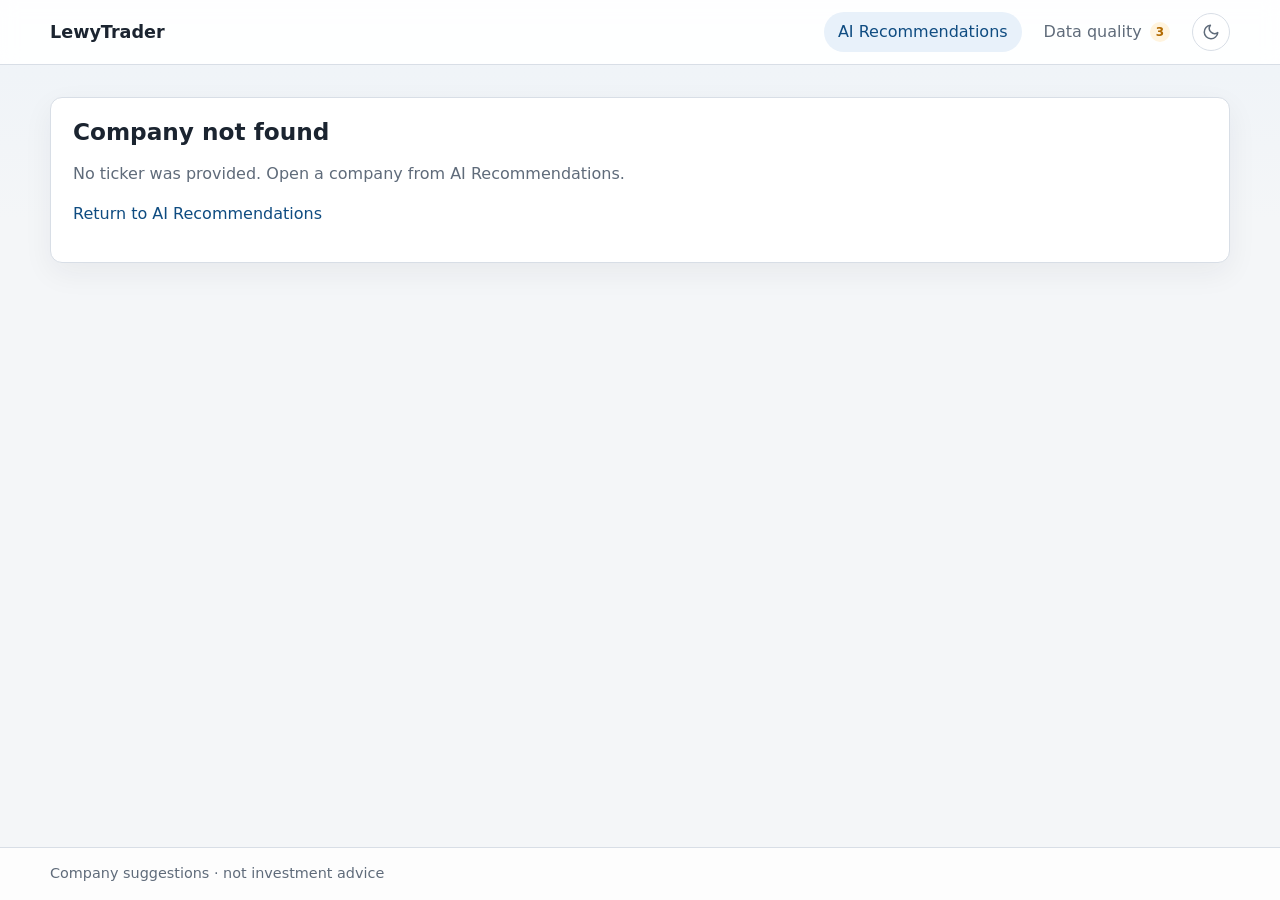
<file: company.html>
<!DOCTYPE html>
<html lang="en">
<head>
  <meta charset="utf-8">
  <meta name="viewport" content="width=device-width, initial-scale=1">
  <title>Company · LewyTrader</title>
  <script>
(function () {
  var key = "lewytrader-theme";
  var theme = "light";
  try {
    var stored = localStorage.getItem(key);
    if (stored === "light" || stored === "dark") {
      theme = stored;
    } else if (window.matchMedia("(prefers-color-scheme: dark)").matches) {
      theme = "dark";
    }
  } catch (err) {
    if (window.matchMedia("(prefers-color-scheme: dark)").matches) {
      theme = "dark";
    }
  }
  document.documentElement.setAttribute("data-theme", theme);

  window.LewyTrader = window.LewyTrader || {};
  window.LewyTrader.toggleTheme = function () {
    var html = document.documentElement;
    var current = html.getAttribute("data-theme") === "dark" ? "dark" : "light";
    var next = current === "dark" ? "light" : "dark";
    try {
      localStorage.setItem(key, next);
    } catch (err) {
      // Ignore storage failures (private mode, file:// restrictions).
    }
    html.setAttribute("data-theme", next);
    document.dispatchEvent(
      new CustomEvent("lewytrader-theme-change", { detail: { theme: next } })
    );
    if (typeof window.LewyTrader.updateThemeToggle === "function") {
      window.LewyTrader.updateThemeToggle();
    }
  };
})();
</script>
  <script>window.LewyTrader=window.LewyTrader||{};window.LewyTrader.termGlossary={"Attractiveness":"How strong the case is to own this company now: 100 is the strongest case to own, 0 the strongest case to exit.","Conviction":"How sure the analyst is about this call. Independent of attractiveness \u2014 a confident no-action can still score high.","Score":"How strong the case is to own this company now: 100 is the strongest case to own, 0 the strongest case to exit.","Research":"A score from reported figures only: growth, profitability and price versus its own trend. No AI is involved.","Research score":"A score from reported figures only: growth, profitability and price versus its own trend. No AI is involved.","Research rank":"Where this company sits among active watchlist names on the Research score alone. Rank 1 is the highest.","Static Research":"Reported-figures score from growth, profitability and price versus its own trend. No AI is involved. On the summary this is from the selected AI review; the Static Research section uses the latest available data and may differ.","Adjusted Close":"Closing price adjusted for splits and dividends, so history stays comparable over time.","SMA50":"Average closing price over the last 50 trading days.","SMA200":"Average closing price over the last 200 trading days.","Price vs SMA200":"Where the latest close sits relative to the 200-day average \u2014 a simple read on the longer-term trend.","RSI":"Relative Strength Index: a 0\u2013100 momentum reading. High values often mean the move has been stretched to the upside; low values, to the downside.","RSI (14)":"Relative Strength Index over 14 trading days: a 0\u2013100 momentum reading. High values often mean the move has been stretched to the upside; low values, to the downside.","MACD":"Moving Average Convergence Divergence: the gap between a faster and a slower moving average of price. Used to read trend and momentum.","ATR":"Average True Range: how much the price typically moves, in the quoted currency. Higher means a more volatile stock.","ATR (14)":"Average True Range over 14 trading days: how much the price typically moves, in the quoted currency. Higher means a more volatile stock.","ATR %":"Average True Range as a share of the latest close, so volatility can be compared across names with different prices.","RVOL":"Relative volume: latest session volume divided by the 20-day average. Around 1\u00d7 is a typical day; higher means heavier participation.","Excess vs benchmark (1m)":"How this name\u2019s roughly one-month return compares with the configured market benchmark (default SPY). Positive means it outperformed.","Excess vs benchmark (3m)":"How this name\u2019s roughly three-month return compares with the configured market benchmark (default SPY). Positive means it outperformed.","Benchmark":"The S&P 500 (SPY ETF) used for relative strength and regime context. It is not a watchlist company and is not itself a recommendation.","Benchmark vs SMA50":"Where the benchmark\u2019s latest close sits relative to its 50-day average.","Benchmark vs SMA200":"Where the benchmark\u2019s latest close sits relative to its 200-day average.","Benchmark above SMA50":"Whether the benchmark\u2019s latest close is above its 50-day average.","Benchmark above SMA200":"Whether the benchmark\u2019s latest close is above its 200-day average.","EPS":"Earnings per share: profit attributable to each ordinary share.","EPS (TTM)":"Earnings per share over the trailing twelve months: profit attributable to each ordinary share.","EPS growth":"Change in earnings per share versus a year earlier.","EPS growth (YoY)":"Change in earnings per share versus a year earlier.","TTM":"Trailing twelve months: the last 12 reported months, not the calendar year.","YoY":"Year over year: compared with the same period a year earlier.","Revenue (TTM)":"Sales over the trailing twelve months.","Revenue growth":"Change in sales versus a year earlier.","Revenue growth (YoY)":"Change in sales versus a year earlier.","Operating margin":"Operating profit as a share of sales.","Operating margin (TTM)":"Operating profit as a share of sales, over the trailing twelve months.","Gross margin (TTM)":"Gross profit as a share of sales, over the trailing twelve months.","Free cash flow (TTM)":"Cash left after operating and capital spending, over the trailing twelve months.","Market cap":"Market value of the company\u2019s shares: price \u00d7 shares outstanding.","FCF":"Free cash flow: cash left after operating and capital spending.","Latest close":"Most recent closing price in the quoted currency.","Volume":"Number of shares traded on the latest session.","Quoted currency":"Currency in which the share price is quoted.","Instrument currency":"Currency used for this instrument\u2019s prices and levels.","Price date":"Trading date of the latest price used in this review.","Indicator date":"Trading date of the latest technical indicators used.","Fundamentals as of":"When the fundamentals snapshot was last updated.","Fundamentals currency":"Currency of the reported fundamentals figures.","Fundamentals updated":"When the fundamentals record was last written.","Company name":"Legal or trading name of the company.","Sector":"Industry sector from the watchlist.","Country":"Country of domicile or primary listing from the watchlist.","Ticker":"Market symbol used to identify the company.","1-month return":"Price change over roughly the last month.","3-month return":"Price change over roughly the last three months.","6-month return":"Price change over roughly the last six months.","12-month return":"Price change over roughly the last twelve months.","52-week high":"Highest closing price in the last 52 weeks.","52-week low":"Lowest closing price in the last 52 weeks.","Distance from 52-week high":"How far the latest close sits below the 52-week high, as a percentage.","Distance from 52-week low":"How far the latest close sits above the 52-week low, as a percentage.","Drawdown from high":"Worst peak-to-trough decline in the last 52 weeks \u2014 can be deeper than the distance from the 52-week high if the price recovered.","Realized volatility":"How much the price has been swinging recently \u2014 higher means a choppier stock.","Data-quality errors":"Whether ticker-scoped data-quality checks reported errors for this company in the review.","Market intelligence finding":"A finding from public market intelligence gathered for this review. The machine identifier is kept on the chip for traceability.","Entry range":"Suggested price band for opening or adding to a position.","Stop loss":"Price level at which the case to hold would be reconsidered.","Take profit":"Price level at which taking gains would be reconsidered.","Horizon":"How far ahead this recommendation is meant to apply.","Snapshot":"The analyst\u2019s short read on the setup: what looks solid, what is uncertain, and why conviction is where it is.","Market Intelligence":"Public news, filings and market context gathered for this review, shown as the original findings rather than a new summary.","Reviewed":"When this AI review was produced.","Latest AI Review":"When the selected AI evaluation run finished, shown as UTC (same stamp as AI Review Date).","Latest prices":"Most recent trading-day date stored in market prices.","AI Review Date":"Which dated AI review to show on this page (UTC)."};window.LewyTrader.snapshotEvidenceLabels={"ticker":"Ticker","instrument_currency":"Instrument currency","as_of_price_date":"Price date","as_of_indicator_date":"Indicator date","as_of_fundamentals_at":"Fundamentals as of","metadata.name":"Company name","metadata.sector":"Sector","metadata.country":"Country","market.close":"Latest close","market.volume":"Volume","market.currency":"Quoted currency","price_behaviour.return_1m":"1-month return","price_behaviour.return_3m":"3-month return","price_behaviour.return_6m":"6-month return","price_behaviour.return_12m":"12-month return","price_behaviour.high_52w":"52-week high","price_behaviour.low_52w":"52-week low","price_behaviour.distance_from_high_52w":"Distance from 52-week high","price_behaviour.distance_from_low_52w":"Distance from 52-week low","price_behaviour.drawdown_from_high":"Drawdown from high","price_behaviour.realized_volatility":"Realized volatility","fundamentals.market_cap":"Market cap","fundamentals.revenue":"Revenue (TTM)","fundamentals.revenue_growth":"Revenue growth (YoY)","fundamentals.eps":"EPS (TTM)","fundamentals.eps_growth":"EPS growth (YoY)","fundamentals.free_cash_flow":"Free cash flow (TTM)","fundamentals.operating_margin":"Operating margin (TTM)","fundamentals.gross_margin":"Gross margin (TTM)","fundamentals.currency":"Fundamentals currency","fundamentals.updated_at":"Fundamentals updated","indicators.sma50":"SMA50","indicators.sma200":"SMA200","indicators.rsi14":"RSI (14)","indicators.macd":"MACD","indicators.atr14":"ATR (14)","indicators.rvol":"RVOL","indicators.atr14_pct":"ATR %","benchmark.ticker":"Benchmark","benchmark.excess_return_1m":"Excess vs benchmark (1m)","benchmark.excess_return_3m":"Excess vs benchmark (3m)","benchmark.close_vs_sma50":"Benchmark vs SMA50","benchmark.close_vs_sma200":"Benchmark vs SMA200","benchmark.above_sma50":"Benchmark above SMA50","benchmark.above_sma200":"Benchmark above SMA200","opportunity.score":"Research score","opportunity.rank":"Research rank","data_quality.has_errors":"Data-quality errors"};window.LewyTrader.mirFindingLabel="Market intelligence finding";window.LewyTrader.evaluationStateLabels={"accepted":"Complete","downgraded":"Adjusted","short_circuited":"Incomplete data","failed":"Unavailable","not_evaluated":"Not covered"};window.LewyTrader.evaluationStateSummaries={"accepted":"The analyst's call passed our safety checks and is shown exactly as written.","downgraded":"Our safety checks overruled the analyst and set this to no action. The original reasoning and scores are kept so you can see what was proposed.","short_circuited":"The data for this company was not complete enough to analyse, so no call was made. Treat this as no action rather than a negative view.","failed":"The analysis could not be completed for this company. Nothing has been read into the failure \u2014 treat it as no action.","not_evaluated":"This company is on your watchlist but was not covered in this review."};window.LewyTrader.degradedStates=["downgraded","failed","short_circuited"];window.LewyTrader.analysisNotRunStates=["failed","short_circuited"];</script>
  <link rel="stylesheet" href="assets/styles.css?v=1791994946">
</head>
<body>
  <header class="site-header">
    <div class="container header-inner">
      <a class="brand" href="index.html">LewyTrader</a>
      <div class="header-tools">
        <nav class="site-nav" aria-label="Primary">
          <a class="nav-link active" href="index.html">AI Recommendations</a><a class="nav-link" href="quality.html">Data quality<span class="nav-badge">3</span></a>
        </nav>
        <button type="button" class="theme-toggle" aria-label="Switch to dark theme" onclick="window.LewyTrader.toggleTheme()">
  <svg class="theme-toggle-icon theme-toggle-moon" viewBox="0 0 24 24" width="18" height="18" fill="none" stroke="currentColor" stroke-width="2" stroke-linecap="round" stroke-linejoin="round" aria-hidden="true">
    <path d="M21 12.79A9 9 0 1 1 11.21 3 7 7 0 0 0 21 12.79z"/>
  </svg>
  <svg class="theme-toggle-icon theme-toggle-sun" viewBox="0 0 24 24" width="18" height="18" fill="none" stroke="currentColor" stroke-width="2" stroke-linecap="round" stroke-linejoin="round" aria-hidden="true">
    <circle cx="12" cy="12" r="4"/>
    <path d="M12 2v2M12 20v2M4.93 4.93l1.41 1.41M17.66 17.66l1.41 1.41M2 12h2M20 12h2M4.93 19.07l1.41-1.41M17.66 6.34l1.41-1.41"/>
  </svg>
</button>
      </div>
    </div>
  </header>
  <main class="container page-main">
    
<div id="company-app">
  <p id="company-loading" class="muted">Loading company…</p>
  <div id="company-error" class="hidden"></div>
  <div id="company-content" class="hidden"></div>
</div>

  </main>
  <footer class="site-footer">
    <div class="container footer-inner">
      <span class="footer-note">Company suggestions · not investment advice</span>
    </div>
  </footer>
  <script src="assets/app.js?v=1791994946" defer></script><script src="assets/apexcharts.min.js?v=1791994946" defer></script><script src="assets/price-chart.js?v=1791994946" defer></script><script src="assets/company.js?v=1791994946" defer></script>
</body>
</html>
</file>
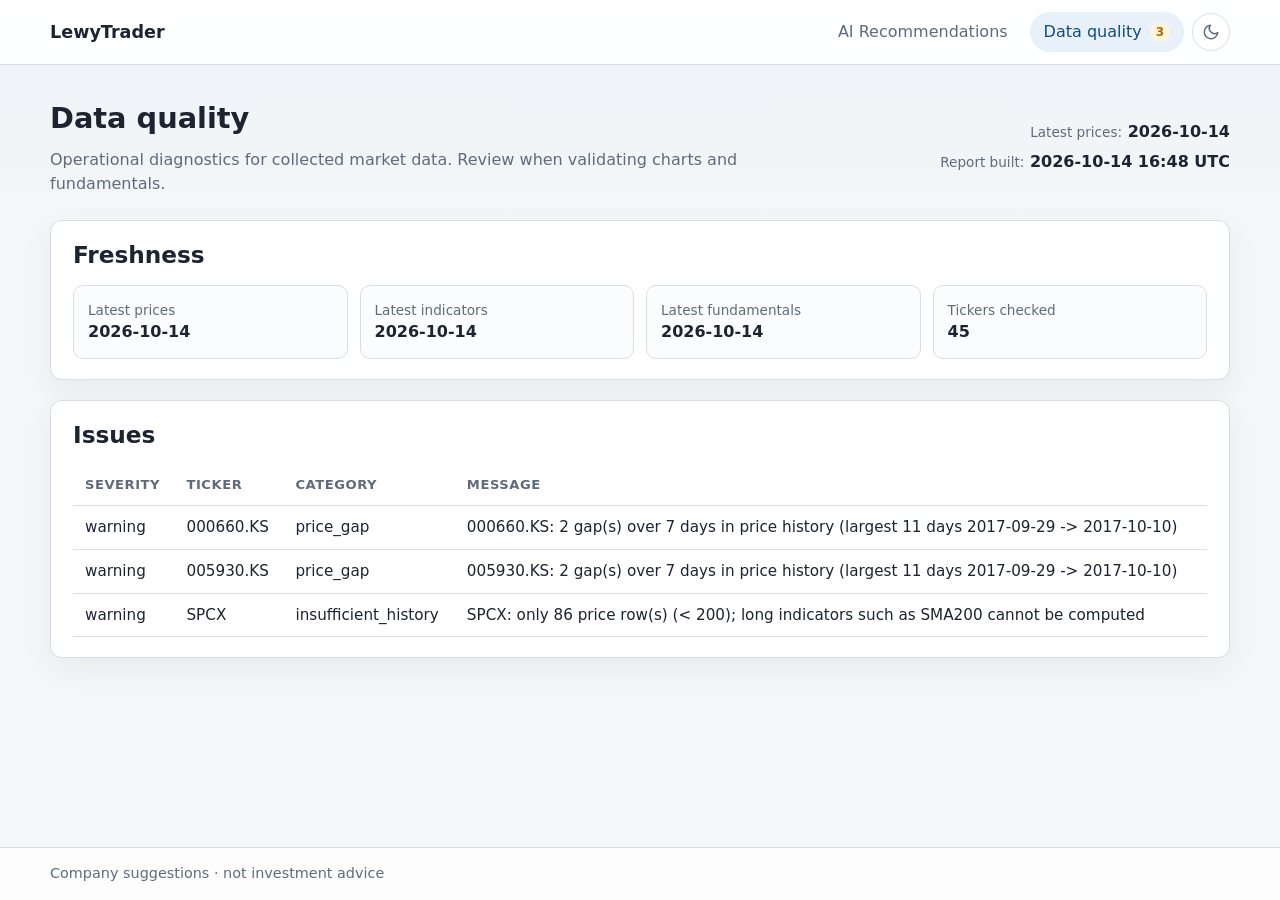
<file: quality.html>
<!DOCTYPE html>
<html lang="en">
<head>
  <meta charset="utf-8">
  <meta name="viewport" content="width=device-width, initial-scale=1">
  <title>Data quality · LewyTrader</title>
  <script>
(function () {
  var key = "lewytrader-theme";
  var theme = "light";
  try {
    var stored = localStorage.getItem(key);
    if (stored === "light" || stored === "dark") {
      theme = stored;
    } else if (window.matchMedia("(prefers-color-scheme: dark)").matches) {
      theme = "dark";
    }
  } catch (err) {
    if (window.matchMedia("(prefers-color-scheme: dark)").matches) {
      theme = "dark";
    }
  }
  document.documentElement.setAttribute("data-theme", theme);

  window.LewyTrader = window.LewyTrader || {};
  window.LewyTrader.toggleTheme = function () {
    var html = document.documentElement;
    var current = html.getAttribute("data-theme") === "dark" ? "dark" : "light";
    var next = current === "dark" ? "light" : "dark";
    try {
      localStorage.setItem(key, next);
    } catch (err) {
      // Ignore storage failures (private mode, file:// restrictions).
    }
    html.setAttribute("data-theme", next);
    document.dispatchEvent(
      new CustomEvent("lewytrader-theme-change", { detail: { theme: next } })
    );
    if (typeof window.LewyTrader.updateThemeToggle === "function") {
      window.LewyTrader.updateThemeToggle();
    }
  };
})();
</script>
  <script>window.LewyTrader=window.LewyTrader||{};window.LewyTrader.termGlossary={"Attractiveness":"How strong the case is to own this company now: 100 is the strongest case to own, 0 the strongest case to exit.","Conviction":"How sure the analyst is about this call. Independent of attractiveness \u2014 a confident no-action can still score high.","Score":"How strong the case is to own this company now: 100 is the strongest case to own, 0 the strongest case to exit.","Research":"A score from reported figures only: growth, profitability and price versus its own trend. No AI is involved.","Research score":"A score from reported figures only: growth, profitability and price versus its own trend. No AI is involved.","Research rank":"Where this company sits among active watchlist names on the Research score alone. Rank 1 is the highest.","Static Research":"Reported-figures score from growth, profitability and price versus its own trend. No AI is involved. On the summary this is from the selected AI review; the Static Research section uses the latest available data and may differ.","Adjusted Close":"Closing price adjusted for splits and dividends, so history stays comparable over time.","SMA50":"Average closing price over the last 50 trading days.","SMA200":"Average closing price over the last 200 trading days.","Price vs SMA200":"Where the latest close sits relative to the 200-day average \u2014 a simple read on the longer-term trend.","RSI":"Relative Strength Index: a 0\u2013100 momentum reading. High values often mean the move has been stretched to the upside; low values, to the downside.","RSI (14)":"Relative Strength Index over 14 trading days: a 0\u2013100 momentum reading. High values often mean the move has been stretched to the upside; low values, to the downside.","MACD":"Moving Average Convergence Divergence: the gap between a faster and a slower moving average of price. Used to read trend and momentum.","ATR":"Average True Range: how much the price typically moves, in the quoted currency. Higher means a more volatile stock.","ATR (14)":"Average True Range over 14 trading days: how much the price typically moves, in the quoted currency. Higher means a more volatile stock.","ATR %":"Average True Range as a share of the latest close, so volatility can be compared across names with different prices.","RVOL":"Relative volume: latest session volume divided by the 20-day average. Around 1\u00d7 is a typical day; higher means heavier participation.","Excess vs benchmark (1m)":"How this name\u2019s roughly one-month return compares with the configured market benchmark (default SPY). Positive means it outperformed.","Excess vs benchmark (3m)":"How this name\u2019s roughly three-month return compares with the configured market benchmark (default SPY). Positive means it outperformed.","Benchmark":"The S&P 500 (SPY ETF) used for relative strength and regime context. It is not a watchlist company and is not itself a recommendation.","Benchmark vs SMA50":"Where the benchmark\u2019s latest close sits relative to its 50-day average.","Benchmark vs SMA200":"Where the benchmark\u2019s latest close sits relative to its 200-day average.","Benchmark above SMA50":"Whether the benchmark\u2019s latest close is above its 50-day average.","Benchmark above SMA200":"Whether the benchmark\u2019s latest close is above its 200-day average.","EPS":"Earnings per share: profit attributable to each ordinary share.","EPS (TTM)":"Earnings per share over the trailing twelve months: profit attributable to each ordinary share.","EPS growth":"Change in earnings per share versus a year earlier.","EPS growth (YoY)":"Change in earnings per share versus a year earlier.","TTM":"Trailing twelve months: the last 12 reported months, not the calendar year.","YoY":"Year over year: compared with the same period a year earlier.","Revenue (TTM)":"Sales over the trailing twelve months.","Revenue growth":"Change in sales versus a year earlier.","Revenue growth (YoY)":"Change in sales versus a year earlier.","Operating margin":"Operating profit as a share of sales.","Operating margin (TTM)":"Operating profit as a share of sales, over the trailing twelve months.","Gross margin (TTM)":"Gross profit as a share of sales, over the trailing twelve months.","Free cash flow (TTM)":"Cash left after operating and capital spending, over the trailing twelve months.","Market cap":"Market value of the company\u2019s shares: price \u00d7 shares outstanding.","FCF":"Free cash flow: cash left after operating and capital spending.","Latest close":"Most recent closing price in the quoted currency.","Volume":"Number of shares traded on the latest session.","Quoted currency":"Currency in which the share price is quoted.","Instrument currency":"Currency used for this instrument\u2019s prices and levels.","Price date":"Trading date of the latest price used in this review.","Indicator date":"Trading date of the latest technical indicators used.","Fundamentals as of":"When the fundamentals snapshot was last updated.","Fundamentals currency":"Currency of the reported fundamentals figures.","Fundamentals updated":"When the fundamentals record was last written.","Company name":"Legal or trading name of the company.","Sector":"Industry sector from the watchlist.","Country":"Country of domicile or primary listing from the watchlist.","Ticker":"Market symbol used to identify the company.","1-month return":"Price change over roughly the last month.","3-month return":"Price change over roughly the last three months.","6-month return":"Price change over roughly the last six months.","12-month return":"Price change over roughly the last twelve months.","52-week high":"Highest closing price in the last 52 weeks.","52-week low":"Lowest closing price in the last 52 weeks.","Distance from 52-week high":"How far the latest close sits below the 52-week high, as a percentage.","Distance from 52-week low":"How far the latest close sits above the 52-week low, as a percentage.","Drawdown from high":"Worst peak-to-trough decline in the last 52 weeks \u2014 can be deeper than the distance from the 52-week high if the price recovered.","Realized volatility":"How much the price has been swinging recently \u2014 higher means a choppier stock.","Data-quality errors":"Whether ticker-scoped data-quality checks reported errors for this company in the review.","Market intelligence finding":"A finding from public market intelligence gathered for this review. The machine identifier is kept on the chip for traceability.","Entry range":"Suggested price band for opening or adding to a position.","Stop loss":"Price level at which the case to hold would be reconsidered.","Take profit":"Price level at which taking gains would be reconsidered.","Horizon":"How far ahead this recommendation is meant to apply.","Snapshot":"The analyst\u2019s short read on the setup: what looks solid, what is uncertain, and why conviction is where it is.","Market Intelligence":"Public news, filings and market context gathered for this review, shown as the original findings rather than a new summary.","Reviewed":"When this AI review was produced.","Latest AI Review":"When the selected AI evaluation run finished, shown as UTC (same stamp as AI Review Date).","Latest prices":"Most recent trading-day date stored in market prices.","AI Review Date":"Which dated AI review to show on this page (UTC)."};window.LewyTrader.snapshotEvidenceLabels={"ticker":"Ticker","instrument_currency":"Instrument currency","as_of_price_date":"Price date","as_of_indicator_date":"Indicator date","as_of_fundamentals_at":"Fundamentals as of","metadata.name":"Company name","metadata.sector":"Sector","metadata.country":"Country","market.close":"Latest close","market.volume":"Volume","market.currency":"Quoted currency","price_behaviour.return_1m":"1-month return","price_behaviour.return_3m":"3-month return","price_behaviour.return_6m":"6-month return","price_behaviour.return_12m":"12-month return","price_behaviour.high_52w":"52-week high","price_behaviour.low_52w":"52-week low","price_behaviour.distance_from_high_52w":"Distance from 52-week high","price_behaviour.distance_from_low_52w":"Distance from 52-week low","price_behaviour.drawdown_from_high":"Drawdown from high","price_behaviour.realized_volatility":"Realized volatility","fundamentals.market_cap":"Market cap","fundamentals.revenue":"Revenue (TTM)","fundamentals.revenue_growth":"Revenue growth (YoY)","fundamentals.eps":"EPS (TTM)","fundamentals.eps_growth":"EPS growth (YoY)","fundamentals.free_cash_flow":"Free cash flow (TTM)","fundamentals.operating_margin":"Operating margin (TTM)","fundamentals.gross_margin":"Gross margin (TTM)","fundamentals.currency":"Fundamentals currency","fundamentals.updated_at":"Fundamentals updated","indicators.sma50":"SMA50","indicators.sma200":"SMA200","indicators.rsi14":"RSI (14)","indicators.macd":"MACD","indicators.atr14":"ATR (14)","indicators.rvol":"RVOL","indicators.atr14_pct":"ATR %","benchmark.ticker":"Benchmark","benchmark.excess_return_1m":"Excess vs benchmark (1m)","benchmark.excess_return_3m":"Excess vs benchmark (3m)","benchmark.close_vs_sma50":"Benchmark vs SMA50","benchmark.close_vs_sma200":"Benchmark vs SMA200","benchmark.above_sma50":"Benchmark above SMA50","benchmark.above_sma200":"Benchmark above SMA200","opportunity.score":"Research score","opportunity.rank":"Research rank","data_quality.has_errors":"Data-quality errors"};window.LewyTrader.mirFindingLabel="Market intelligence finding";window.LewyTrader.evaluationStateLabels={"accepted":"Complete","downgraded":"Adjusted","short_circuited":"Incomplete data","failed":"Unavailable","not_evaluated":"Not covered"};window.LewyTrader.evaluationStateSummaries={"accepted":"The analyst's call passed our safety checks and is shown exactly as written.","downgraded":"Our safety checks overruled the analyst and set this to no action. The original reasoning and scores are kept so you can see what was proposed.","short_circuited":"The data for this company was not complete enough to analyse, so no call was made. Treat this as no action rather than a negative view.","failed":"The analysis could not be completed for this company. Nothing has been read into the failure \u2014 treat it as no action.","not_evaluated":"This company is on your watchlist but was not covered in this review."};window.LewyTrader.degradedStates=["downgraded","failed","short_circuited"];window.LewyTrader.analysisNotRunStates=["failed","short_circuited"];</script>
  <link rel="stylesheet" href="assets/styles.css?v=1791994946">
</head>
<body>
  <header class="site-header">
    <div class="container header-inner">
      <a class="brand" href="index.html">LewyTrader</a>
      <div class="header-tools">
        <nav class="site-nav" aria-label="Primary">
          <a class="nav-link" href="index.html">AI Recommendations</a><a class="nav-link active" href="quality.html">Data quality<span class="nav-badge">3</span></a>
        </nav>
        <button type="button" class="theme-toggle" aria-label="Switch to dark theme" onclick="window.LewyTrader.toggleTheme()">
  <svg class="theme-toggle-icon theme-toggle-moon" viewBox="0 0 24 24" width="18" height="18" fill="none" stroke="currentColor" stroke-width="2" stroke-linecap="round" stroke-linejoin="round" aria-hidden="true">
    <path d="M21 12.79A9 9 0 1 1 11.21 3 7 7 0 0 0 21 12.79z"/>
  </svg>
  <svg class="theme-toggle-icon theme-toggle-sun" viewBox="0 0 24 24" width="18" height="18" fill="none" stroke="currentColor" stroke-width="2" stroke-linecap="round" stroke-linejoin="round" aria-hidden="true">
    <circle cx="12" cy="12" r="4"/>
    <path d="M12 2v2M12 20v2M4.93 4.93l1.41 1.41M17.66 17.66l1.41 1.41M2 12h2M20 12h2M4.93 19.07l1.41-1.41M17.66 6.34l1.41-1.41"/>
  </svg>
</button>
      </div>
    </div>
  </header>
  <main class="container page-main">
    
<div class="page-header">
  <div class="page-header-main">
    <h1>Data quality</h1>
    <p class="lede">Operational diagnostics for collected market data. Review when validating charts and fundamentals.</p>
  </div>
  <div class="page-header-meta"><div class="meta-block">
    <span class="meta-label">Latest prices</span>
    <time class="meta-value utc-date" datetime="2026-10-14">2026-10-14</time>
  </div><div class="meta-block">
    <span class="meta-label">Report built</span>
    <time class="meta-value utc-datetime" datetime="2026-10-14T16:48:28+00:00">2026-10-14 16:48 UTC</time>
  </div></div>
</div>
<section class="section">
  <h2>Freshness</h2>
  <div class="metric-grid"><div class="metric-card">
  <span class="metric-label">Latest prices</span>
  <time class="metric-value utc-date" datetime="2026-10-14">2026-10-14</time>
</div><div class="metric-card">
  <span class="metric-label">Latest indicators</span>
  <time class="metric-value utc-date" datetime="2026-10-14">2026-10-14</time>
</div><div class="metric-card">
  <span class="metric-label">Latest fundamentals</span>
  <time class="metric-value utc-date" datetime="2026-10-14">2026-10-14</time>
</div><div class="metric-card">
  <span class="metric-label">Tickers checked</span>
  <span class="metric-value">45</span>
</div></div>
</section>
<section class="section">
  <h2>Issues</h2>
  <table class="data-table">
  <thead>
    <tr><th>Severity</th><th>Ticker</th><th>Category</th><th>Message</th></tr>
  </thead>
  <tbody><tr class="issue-warning">
  <td>warning</td>
  <td>000660.KS</td>
  <td>price_gap</td>
  <td>000660.KS: 2 gap(s) over 7 days in price history (largest 11 days 2017-09-29 -&gt; 2017-10-10)</td>
</tr><tr class="issue-warning">
  <td>warning</td>
  <td>005930.KS</td>
  <td>price_gap</td>
  <td>005930.KS: 2 gap(s) over 7 days in price history (largest 11 days 2017-09-29 -&gt; 2017-10-10)</td>
</tr><tr class="issue-warning">
  <td>warning</td>
  <td>SPCX</td>
  <td>insufficient_history</td>
  <td>SPCX: only 86 price row(s) (&lt; 200); long indicators such as SMA200 cannot be computed</td>
</tr></tbody>
</table>
</section>

  </main>
  <footer class="site-footer">
    <div class="container footer-inner">
      <span class="footer-note">Company suggestions · not investment advice</span>
    </div>
  </footer>
  <script src="assets/app.js?v=1791994946" defer></script>
</body>
</html>
</file>
<file: assets/styles.css>
:root {
  color-scheme: light;
  --bg: #f4f6f8;
  --body-gradient-start: #eef3f8;
  --surface: #ffffff;
  --surface-muted: #fbfcfd;
  --text: #1b2430;
  --muted: #5f6b7a;
  --border: #d8dee6;
  --brand: #0f4c81;
  --brand-soft: #e8f1fa;
  --positive: #1f7a4d;
  --positive-soft: #e7f6ee;
  --watchlist: #6b4c9a;
  --watchlist-soft: #f1ebfa;
  --score-high: #1f7a4d;
  --score-mid: #5f6b7a;
  --score-low: #9a3b3b;
  --score-pill-bg: #eef2f6;
  --score-high-bg: #e7f6ee;
  --score-mid-bg: #eef2f6;
  --score-low-bg: #fdeeee;
  --alert-warning: #fff7e6;
  --alert-error: #fdecec;
  --header-bg: rgba(255, 255, 255, 0.92);
  --footer-bg: rgba(255, 255, 255, 0.8);
  --chart-loading-bg: rgba(251, 252, 253, 0.88);
  --chart-color-primary: #0f4c81;
  --chart-color-secondary: #b26a00;
  --chart-color-tertiary: #6b4c9a;
  --nav-badge-bg: #fff4df;
  --nav-badge-text: #b26a00;
  --shadow: 0 10px 30px rgba(27, 36, 48, 0.06);
  --radius: 12px;
  --font: "Segoe UI", system-ui, -apple-system, sans-serif;
}

[data-theme="dark"] {
  color-scheme: dark;
  --bg: #0f1419;
  --body-gradient-start: #121820;
  --surface: #1a2332;
  --surface-muted: #151c27;
  --text: #e8edf4;
  --muted: #8b9cb0;
  --border: #2d3a4d;
  --brand: #5ba4e8;
  --brand-soft: #1a2d44;
  --positive: #4ecf8a;
  --positive-soft: #1a3d2e;
  --watchlist: #b89ae8;
  --watchlist-soft: #2a2440;
  --score-high: #4ecf8a;
  --score-mid: #8b9cb0;
  --score-low: #f08080;
  --score-pill-bg: #2d3a4d;
  --score-high-bg: #1a3d2e;
  --score-mid-bg: #243040;
  --score-low-bg: #3d2424;
  --alert-warning: #3d3020;
  --alert-error: #3d2424;
  --header-bg: rgba(26, 35, 50, 0.92);
  --footer-bg: rgba(26, 35, 50, 0.8);
  --chart-loading-bg: rgba(21, 28, 39, 0.88);
  --chart-color-primary: #5ba4e8;
  --chart-color-secondary: #e8a040;
  --chart-color-tertiary: #b89ae8;
  --nav-badge-bg: #3d3020;
  --nav-badge-text: #e8a040;
  --shadow: 0 10px 30px rgba(0, 0, 0, 0.25);
}

* {
  box-sizing: border-box;
}

body {
  margin: 0;
  min-height: 100vh;
  display: flex;
  flex-direction: column;
  font-family: var(--font);
  color: var(--text);
  background: linear-gradient(180deg, var(--body-gradient-start) 0%, var(--bg) 220px);
  line-height: 1.5;
}

a {
  color: var(--brand);
  text-decoration: none;
}

a:hover {
  text-decoration: underline;
}

.container {
  width: min(1180px, calc(100% - 48px));
  margin: 0 auto;
}

.site-header {
  background: var(--header-bg);
  border-bottom: 1px solid var(--border);
  backdrop-filter: blur(8px);
  position: sticky;
  top: 0;
  z-index: 10;
}

.header-inner {
  display: flex;
  align-items: center;
  gap: 16px;
  min-height: 64px;
}

.brand {
  font-weight: 700;
  font-size: 1.1rem;
  color: var(--text);
  flex-shrink: 0;
}

.header-tools {
  display: flex;
  align-items: center;
  gap: 8px;
  margin-left: auto;
  flex-shrink: 0;
  position: relative;
  z-index: 2;
}

.site-nav {
  display: flex;
  align-items: center;
  justify-content: flex-end;
  gap: 8px;
  flex-wrap: wrap;
}

.nav-link {
  display: inline-flex;
  align-items: center;
  gap: 8px;
  padding: 8px 14px;
  border-radius: 999px;
  color: var(--muted);
  white-space: nowrap;
}

.nav-link.active,
.nav-link:hover {
  background: var(--brand-soft);
  color: var(--brand);
  text-decoration: none;
}

.nav-badge {
  display: inline-flex;
  align-items: center;
  justify-content: center;
  min-width: 20px;
  height: 20px;
  padding: 0 6px;
  border-radius: 999px;
  font-size: 0.75rem;
  font-weight: 700;
  line-height: 1;
  color: var(--nav-badge-text);
  background: var(--nav-badge-bg);
}

.theme-toggle {
  display: inline-flex;
  align-items: center;
  justify-content: center;
  flex-shrink: 0;
  width: 38px;
  height: 38px;
  padding: 0;
  margin: 0;
  border: 1px solid var(--border);
  border-radius: 999px;
  background: var(--surface);
  color: var(--muted);
  cursor: pointer;
  appearance: none;
  -webkit-appearance: none;
  font: inherit;
  line-height: 0;
  position: relative;
  z-index: 3;
  transition: border-color 0.15s ease, color 0.15s ease, background-color 0.15s ease;
}

.theme-toggle:hover {
  border-color: var(--brand);
  color: var(--brand);
  background: var(--brand-soft);
}

.theme-toggle:focus-visible {
  outline: 2px solid var(--brand);
  outline-offset: 2px;
}

.theme-toggle-icon {
  display: block;
  pointer-events: none;
}

html[data-theme="light"] .theme-toggle-sun,
html[data-theme="dark"] .theme-toggle-moon {
  display: none;
}

.page-main {
  flex: 1 0 auto;
  padding: 32px 0 56px;
}

.page-header {
  display: flex;
  justify-content: space-between;
  align-items: center;
  gap: 24px;
  margin-bottom: 24px;
}

.page-header-main {
  min-width: 0;
}

.page-header-meta {
  display: flex;
  flex-direction: column;
  justify-content: center;
  gap: 6px;
  text-align: right;
  min-width: 220px;
  flex-shrink: 0;
}

.meta-block {
  display: flex;
  flex-wrap: wrap;
  align-items: baseline;
  justify-content: flex-end;
  gap: 0.35em;
  margin: 0;
}

.meta-block .meta-label {
  display: inline;
}

.meta-block .meta-label::after {
  content: ":";
}

.page-header h1,
.company-header h1 {
  margin: 0 0 8px;
  font-size: clamp(1.8rem, 2vw, 2.4rem);
}

.company-header {
  margin-bottom: 12px;
}

.company-hero {
  margin-bottom: 20px;
  padding: 20px 22px;
  border: 1px solid var(--border);
  border-radius: var(--radius);
  background: var(--surface);
  box-shadow: var(--shadow);
}

.company-hero-body {
  display: flex;
  align-items: center;
  justify-content: space-between;
  gap: 24px;
}

.company-hero-identity {
  min-width: 0;
  flex: 1;
}

.company-title-line {
  display: flex;
  align-items: baseline;
  flex-wrap: wrap;
  gap: 8px 14px;
  margin: 0 0 8px;
  font-size: clamp(1.6rem, 2vw, 2.1rem);
  font-weight: 700;
  line-height: 1.2;
}

.company-ticker {
  color: var(--brand);
}

.company-title-line .company-name {
  color: var(--text);
  font-weight: 600;
}

.company-title-meta {
  display: inline-flex;
  align-items: baseline;
  flex-wrap: wrap;
  gap: 10px 16px;
  margin-left: 4px;
  font-size: 1rem;
  font-weight: 400;
}

.company-title-meta .company-price {
  margin: 0;
  font-size: 1.05rem;
  font-weight: 600;
  color: var(--text);
}

.company-title-meta .rec-card-metric .metric-label {
  font-size: 0.72rem;
  text-transform: uppercase;
  letter-spacing: 0.04em;
}

.company-title-meta .rec-card-metric-value {
  font-size: 0.95rem;
  font-weight: 600;
}

.company-hero-tags {
  margin-bottom: 0;
}

.company-chart-disclosure {
  margin-top: 14px;
  padding-top: 12px;
  border-top: 1px solid var(--border);
}

.company-chart-toggle {
  display: inline-flex;
  align-items: center;
  gap: 8px;
  list-style: none;
  cursor: pointer;
  color: var(--muted);
  font-size: 0.92rem;
  font-weight: 600;
  line-height: 1;
  user-select: none;
}

.company-chart-toggle::-webkit-details-marker {
  display: none;
}

.company-chart-toggle::marker {
  content: "";
}

.company-chart-toggle:hover {
  color: var(--text);
}

.company-chart-chevron {
  display: block;
  width: 0.5em;
  height: 0.5em;
  border-right: 2px solid currentColor;
  border-bottom: 2px solid currentColor;
  transform: rotate(45deg);
  translate: 0 -0.12em;
  transition: transform 0.15s ease;
  flex: 0 0 auto;
}

.company-chart-disclosure[open] > .company-chart-toggle .company-chart-chevron {
  transform: rotate(-135deg);
}

.company-chart-body {
  margin-top: 14px;
}

.company-hero-metrics {
  display: flex;
  align-items: center;
  gap: 16px;
  flex-shrink: 0;
}

.company-metrics {
  justify-content: flex-end;
}

.section-heading {
  display: flex;
  align-items: center;
  justify-content: flex-start;
  gap: 16px;
  margin-bottom: 16px;
}

.section-heading h2 {
  margin: 0;
  font-size: 1.45rem;
  line-height: 1.2;
}

.company-analysis-toolbar {
  display: flex;
  flex-direction: row;
  flex-wrap: nowrap;
  align-items: center;
  gap: 16px 20px;
  margin-bottom: 18px;
}

.company-analysis-toolbar > h2 {
  margin: 0;
  font-size: 1.45rem;
  line-height: 1.2;
  white-space: nowrap;
  flex: 0 0 auto;
}

.company-analysis-toolbar .filter-field-horizon,
.company-analysis-toolbar .filter-field-score,
.company-analysis-toolbar .rec-run-selector,
.company-section-score .filter-field-score {
  display: flex;
  flex-direction: row;
  align-items: baseline;
  gap: 8px;
  margin: 0;
  min-width: 0;
  width: auto;
  max-width: none;
  flex: 0 0 auto;
}

.company-analysis-toolbar .filter-field-run {
  flex: 0 1 auto;
  min-width: 0;
}

.company-analysis-toolbar .filter-label,
.company-section-score .filter-label {
  margin: 0;
  white-space: nowrap;
}

.company-analysis-toolbar .horizon-value,
.company-analysis-toolbar .score-value,
.company-section-score .score-value {
  display: inline;
  padding: 0;
  font-size: 1rem;
  font-weight: 600;
  line-height: 1.25;
  color: var(--text);
  white-space: nowrap;
}

.company-analysis-toolbar .filter-field select {
  min-width: 12rem;
}

.company-section-score {
  display: flex;
  align-items: center;
  justify-content: center;
  padding: 0;
  text-align: center;
  flex-shrink: 0;
}

@media (max-width: 720px) {
  .company-analysis-toolbar {
    flex-wrap: wrap;
  }
}

.lede,
.company-title {
  color: var(--muted);
  max-width: 70ch;
  margin: 0;
}

.company-title {
  margin: 0 0 12px;
  font-size: 1.1rem;
}

.eyebrow {
  margin: 0 0 8px;
  font-size: 0.9rem;
}

.term-hint {
  cursor: help;
}

.lt-tooltip {
  position: absolute;
  z-index: 1000;
  max-width: min(28rem, calc(100vw - 16px));
  padding: 8px 10px;
  border: 1px solid var(--border);
  border-radius: var(--radius);
  background: var(--surface);
  color: var(--text);
  box-shadow: var(--shadow);
  font-size: 0.85rem;
  line-height: 1.35;
  pointer-events: none;
}

.meta-label,
.metric-label,
.score-caption {
  display: block;
  color: var(--muted);
  font-size: 0.85rem;
}

.meta-value,
.metric-value {
  font-size: 1rem;
  font-weight: 600;
}

.section {
  background: var(--surface);
  border: 1px solid var(--border);
  border-radius: var(--radius);
  padding: 20px 22px;
  box-shadow: var(--shadow);
  margin-bottom: 20px;
}

.section > h2 {
  margin: 0 0 16px;
  font-size: 1.45rem;
  line-height: 1.2;
}

.data-table {
  width: 100%;
  border-collapse: collapse;
  font-size: 0.95rem;
}

.data-table th,
.data-table td {
  padding: 10px 12px;
  border-bottom: 1px solid var(--border);
  text-align: left;
  vertical-align: top;
}

.data-table th {
  color: var(--muted);
  font-weight: 600;
  font-size: 0.82rem;
  text-transform: uppercase;
  letter-spacing: 0.04em;
}

.rank-cell {
  width: 48px;
  font-weight: 700;
}

.company-link {
  font-weight: 700;
}

.company-cell-top {
  display: flex;
  align-items: center;
  gap: 8px;
  flex-wrap: wrap;
}

.company-name {
  color: var(--muted);
  font-size: 0.92rem;
}

.score-pill {
  display: inline-flex;
  align-items: center;
  justify-content: center;
  min-width: 52px;
  padding: 6px 10px;
  border-radius: 999px;
  font-weight: 700;
  background: var(--score-pill-bg);
}

.score-pill.large {
  min-width: 72px;
  padding: 10px 14px;
  font-size: 1.4rem;
}

.score-high {
  color: var(--score-high);
  background: var(--score-high-bg);
}

.score-mid {
  color: var(--score-mid);
  background: var(--score-mid-bg);
}

.score-low {
  color: var(--score-low);
  background: var(--score-low-bg);
}

.badge-row {
  display: flex;
  flex-wrap: wrap;
  gap: 8px;
  margin-bottom: 12px;
}

.badge,
.tag {
  display: inline-flex;
  align-items: center;
  padding: 4px 10px;
  border-radius: 999px;
  font-size: 0.82rem;
  font-weight: 600;
}

.badge-watchlist,
.badge-active {
  color: var(--watchlist);
  background: var(--watchlist-soft);
}

.badge-archived,
.badge-neutral {
  color: var(--muted);
  background: var(--score-pill-bg);
}

.tag {
  color: var(--brand);
  background: var(--brand-soft);
  font-weight: 500;
  white-space: nowrap;
}

.alert {
  display: flex;
  justify-content: space-between;
  gap: 16px;
  align-items: center;
  padding: 12px 16px;
  border-radius: var(--radius);
  margin-bottom: 20px;
  border: 1px solid var(--border);
}

.alert-warning {
  background: var(--alert-warning);
}

.alert-error {
  background: var(--alert-error);
}

.metric-grid {
  display: grid;
  grid-template-columns: repeat(auto-fit, minmax(180px, 1fr));
  gap: 12px;
}

.metric-card {
  padding: 14px;
  border: 1px solid var(--border);
  border-radius: 10px;
  background: var(--surface-muted);
}

.score-panel {
  margin-bottom: 16px;
}

.score-panel-main {
  display: flex;
  align-items: center;
  gap: 16px;
  margin-bottom: 12px;
}

.chart-panel {
  width: 100%;
  padding: 0;
  position: relative;
}

.chart-loading {
  position: absolute;
  inset: 0;
  display: flex;
  align-items: center;
  justify-content: center;
  background: var(--chart-loading-bg);
  color: var(--muted);
  font-size: 0.9rem;
  font-weight: 600;
  z-index: 2;
}

.chart-loading.hidden {
  display: none;
}

.chart-range-toolbar {
  display: flex;
  flex-wrap: wrap;
  gap: 8px;
  margin-bottom: 12px;
}

.chart-range-btn {
  border: 1px solid var(--border);
  background: var(--surface-muted);
  color: var(--muted);
  border-radius: 999px;
  padding: 6px 12px;
  font-size: 0.85rem;
  font-weight: 600;
  cursor: pointer;
}

.chart-range-btn:hover {
  border-color: var(--brand);
  color: var(--brand);
}

.chart-range-btn.active {
  background: var(--brand-soft);
  border-color: var(--brand);
  color: var(--brand);
}

.price-chart-host {
  width: 100%;
  min-height: 440px;
}

.price-chart-host .apexcharts-toolbar {
  top: 0;
  right: 0;
}

.price-chart-host .apexcharts-toolbar svg,
.price-chart-host .apexcharts-menu-icon svg,
.price-chart-host .apexcharts-reset-icon svg,
.price-chart-host .apexcharts-zoom-icon svg,
.price-chart-host .apexcharts-zoomin-icon svg,
.price-chart-host .apexcharts-zoomout-icon svg,
.price-chart-host .apexcharts-pan-icon svg,
.price-chart-host .apexcharts-selection-icon svg {
  fill: var(--muted);
}

.price-chart-host .apexcharts-toolbar svg:hover,
.price-chart-host .apexcharts-menu-icon svg:hover,
.price-chart-host .apexcharts-reset-icon svg:hover,
.price-chart-host .apexcharts-zoom-icon svg:hover,
.price-chart-host .apexcharts-zoomin-icon svg:hover,
.price-chart-host .apexcharts-zoomout-icon svg:hover,
.price-chart-host .apexcharts-pan-icon svg:hover,
.price-chart-host .apexcharts-selection-icon svg:hover {
  fill: var(--brand);
}

.price-chart-host .apexcharts-tooltip,
.price-chart-host .apexcharts-xaxistooltip,
.price-chart-host .apexcharts-yaxistooltip {
  background: var(--surface) !important;
  border: 1px solid var(--border) !important;
  color: var(--text) !important;
  box-shadow: var(--shadow);
}

.price-chart-host .apexcharts-tooltip .apexcharts-tooltip-title {
  background: var(--surface-muted) !important;
  border-bottom: 1px solid var(--border) !important;
  color: var(--text) !important;
}

.price-chart-host .apexcharts-tooltip .apexcharts-tooltip-series-group,
.price-chart-host .apexcharts-tooltip .apexcharts-tooltip-text,
.price-chart-host .apexcharts-tooltip .apexcharts-tooltip-y-group,
.price-chart-host .apexcharts-tooltip .apexcharts-tooltip-z-group,
.price-chart-host .apexcharts-tooltip .apexcharts-tooltip-goals-group,
.price-chart-host .apexcharts-tooltip .apexcharts-tooltip-text-y-label,
.price-chart-host .apexcharts-tooltip .apexcharts-tooltip-text-y-value,
.price-chart-host .apexcharts-tooltip .apexcharts-tooltip-text-z-label,
.price-chart-host .apexcharts-tooltip .apexcharts-tooltip-text-z-value,
.price-chart-host .apexcharts-xaxistooltip-text,
.price-chart-host .apexcharts-yaxistooltip-text {
  background: transparent !important;
  color: var(--text) !important;
}

.price-chart-host .apexcharts-xaxistooltip-bottom::before,
.price-chart-host .apexcharts-xaxistooltip-bottom::after,
.price-chart-host .apexcharts-yaxistooltip-left::before,
.price-chart-host .apexcharts-yaxistooltip-left::after {
  border-bottom-color: var(--border) !important;
}

.price-chart-host .apexcharts-xaxistooltip-bottom::after {
  border-bottom-color: var(--surface) !important;
}

.prose {
  margin: 0 0 4px;
  white-space: pre-wrap;
}

.badge-type-buy {
  color: var(--positive);
  background: var(--positive-soft);
}

.badge-type-sell {
  color: var(--score-low);
  background: var(--score-low-bg);
}

.badge-type-no-action,
.badge-type-none {
  color: var(--muted);
  background: var(--score-pill-bg);
}

.state-pill {
  display: inline-flex;
  align-items: center;
  padding: 4px 10px;
  border-radius: 999px;
  font-size: 0.82rem;
  font-weight: 600;
  color: var(--muted);
  background: var(--score-pill-bg);
}

.state-pill.state-accepted {
  color: var(--positive);
  background: var(--positive-soft);
}

.state-pill.state-downgraded {
  color: var(--score-mid);
  background: var(--score-mid-bg);
}

.state-pill.state-short_circuited {
  color: var(--muted);
  background: var(--score-pill-bg);
  box-shadow: inset 0 0 0 1px var(--border);
}

.state-pill.state-failed {
  color: var(--score-low);
  background: var(--score-low-bg);
}

.state-pill.state-not_evaluated {
  color: var(--muted);
  background: var(--score-pill-bg);
}

.recommendation-row.outcome-failed {
  background: color-mix(in srgb, var(--score-low-bg) 35%, transparent);
}

.recommendation-row.outcome-short_circuited {
  background: color-mix(in srgb, var(--score-pill-bg) 55%, transparent);
}

.recommendation-row.outcome-downgraded {
  background: color-mix(in srgb, var(--score-mid-bg) 40%, transparent);
}

/* Buy/sell/no-action surface tint: company hero + whole recommendation panels. */
.company-hero-buy,
.rec-group[data-group="BUY"] {
  border-color: color-mix(in srgb, var(--score-high) 45%, var(--border));
  background: linear-gradient(
    135deg,
    color-mix(in srgb, var(--score-high) 12%, var(--surface)) 0%,
    var(--surface) 55%
  );
}

.company-hero-sell,
.rec-group[data-group="SELL"] {
  border-color: color-mix(in srgb, var(--score-low) 45%, var(--border));
  background: linear-gradient(
    135deg,
    color-mix(in srgb, var(--score-low) 12%, var(--surface)) 0%,
    var(--surface) 55%
  );
}

.company-hero-neutral,
.rec-group[data-group="NO_ACTION"] {
  border-color: color-mix(in srgb, var(--muted) 35%, var(--border));
  background: linear-gradient(
    135deg,
    color-mix(in srgb, var(--muted) 10%, var(--surface)) 0%,
    var(--surface) 55%
  );
}

.rec-outcome-callout {
  margin: 0 0 16px;
  padding: 12px 14px;
  border-radius: 10px;
  border: 1px solid var(--border);
  background: var(--surface-muted);
}

.rec-outcome-callout.outcome-accepted {
  border-color: color-mix(in srgb, var(--positive) 35%, var(--border));
  background: var(--positive-soft);
}

.rec-outcome-callout.outcome-downgraded {
  border-color: color-mix(in srgb, var(--score-mid) 40%, var(--border));
  background: var(--alert-warning);
}

.rec-outcome-callout.outcome-short_circuited {
  background: var(--surface-muted);
}

.rec-outcome-callout.outcome-failed {
  border-color: color-mix(in srgb, var(--score-low) 40%, var(--border));
  background: var(--alert-error);
}

.rec-outcome-callout.outcome-not_evaluated {
  background: var(--surface-muted);
}

.rec-outcome-title {
  margin: 0 0 4px;
  font-size: 0.85rem;
  font-weight: 700;
  letter-spacing: 0.02em;
  text-transform: uppercase;
  color: var(--text);
}

.rec-outcome-summary {
  margin: 0;
  color: var(--muted);
  font-size: 0.95rem;
}

.rec-null-attractiveness {
  margin: 0 0 12px;
}

.rec-eval-reasons code,
.rec-eval-warnings code {
  font-size: 0.88rem;
}

.tag-row {
  display: flex;
  flex-wrap: wrap;
  gap: 6px;
  margin-top: 6px;
}

.filter-section {
  padding-top: 16px;
  padding-bottom: 16px;
}

.filter-bar {
  display: flex;
  flex-wrap: wrap;
  gap: 12px 16px;
  align-items: center;
  margin: 0;
  padding: 0;
  border: 0;
  border-radius: 0;
  background: transparent;
}

.filter-field {
  display: flex;
  flex-direction: column;
  justify-content: center;
  gap: 6px;
  min-width: 140px;
}

.filter-field-run {
  min-width: 260px;
  flex: 1 1 260px;
}

.rec-run-selector {
  display: flex;
  flex-direction: column;
  gap: 6px;
  margin: 0 0 14px;
  max-width: 420px;
}

.filter-label {
  font-size: 0.78rem;
  font-weight: 600;
  letter-spacing: 0.02em;
  text-transform: uppercase;
  color: var(--muted);
}

.filter-field select,
.filter-field input {
  border: 1px solid var(--border);
  border-radius: 8px;
  background-color: var(--surface-muted);
  color: var(--text);
  padding: 8px 10px;
  font: inherit;
}

.filter-field select {
  appearance: none;
  -webkit-appearance: none;
  padding-right: 2.25rem;
  background-image: url("data:image/svg+xml,%3Csvg xmlns='http://www.w3.org/2000/svg' width='12' height='8' viewBox='0 0 12 8' fill='none'%3E%3Cpath d='M1.5 1.75 6 6.25 10.5 1.75' stroke='%235f6b7a' stroke-width='1.6' stroke-linecap='round' stroke-linejoin='round'/%3E%3C/svg%3E");
  background-repeat: no-repeat;
  background-position: right 12px center;
  background-size: 12px 8px;
}

[data-theme="dark"] .filter-field select {
  background-image: url("data:image/svg+xml,%3Csvg xmlns='http://www.w3.org/2000/svg' width='12' height='8' viewBox='0 0 12 8' fill='none'%3E%3Cpath d='M1.5 1.75 6 6.25 10.5 1.75' stroke='%238b9cb0' stroke-width='1.6' stroke-linecap='round' stroke-linejoin='round'/%3E%3C/svg%3E");
}

.recommendation-row.not-evaluated {
  opacity: 0.85;
}

/* Buy and sell are equally important decisions, so they share one row of
   equal-width panels. No action sits below at full width. */
.rec-split-grid {
  display: grid;
  grid-template-columns: repeat(2, minmax(0, 1fr));
  gap: 20px;
}

.rec-group h2 {
  display: flex;
  align-items: center;
  gap: 8px;
}

.rec-group-count {
  display: inline-flex;
  align-items: center;
  justify-content: center;
  min-width: 26px;
  padding: 2px 8px;
  border-radius: 999px;
  background: var(--score-pill-bg);
  color: var(--muted);
  font-size: 0.82rem;
  font-weight: 600;
}

.rec-group-note {
  margin: 0;
  font-size: 0.92rem;
}

.rec-card-list {
  margin: 0;
  padding: 0;
  list-style: none;
}

/* Company + tags on the left; Conviction · Static Research · Attractiveness ring centred against that stack. */
.rec-card {
  display: flex;
  flex-direction: column;
  align-items: stretch;
  padding: 14px 0;
  border-bottom: 1px solid var(--border);
  background: transparent;
}

.rec-card:first-child {
  padding-top: 0;
}

.rec-card:last-child {
  border-bottom: 0;
  padding-bottom: 0;
}

.rec-card-row {
  display: flex;
  align-items: center;
  gap: 12px 16px;
  min-width: 0;
}

.rec-card-company {
  display: flex;
  align-items: baseline;
  gap: 8px;
  min-width: 0;
}

a.rec-card-company {
  color: inherit;
  text-decoration: none;
  transform-origin: left center;
  transition: transform 0.15s ease;
}

a.rec-card-company:hover {
  text-decoration: none;
  transform: scale(1.04);
}

.rec-card-identity {
  display: flex;
  flex-direction: column;
  justify-content: center;
  gap: 8px;
  min-width: 0;
  flex: 1;
}

.rec-card-aside {
  --stack-gap: 4px;
  --metric-line: 1.2;
  --metric-value-size: 0.92rem;
  --stack-height: calc(
    2 * var(--metric-value-size) * var(--metric-line) + var(--stack-gap)
  );
  --circle-size: calc(var(--stack-height) * 1.25);
  display: grid;
  grid-template-columns: auto auto;
  align-items: center;
  gap: 10px;
  flex: 0 0 auto;
  min-width: 0;
}

.rec-card-metrics {
  display: flex;
  flex-direction: column;
  align-items: flex-end;
  justify-content: center;
  gap: var(--stack-gap, 4px);
  min-width: 0;
}

.rec-card-metrics .rec-card-metric {
  line-height: var(--metric-line, 1.2);
}

.rec-card-tags {
  display: flex;
  flex-wrap: wrap;
  gap: 6px;
  width: 100%;
  min-width: 0;
}

.rec-card-tags .tag {
  white-space: nowrap;
}

.rec-card-company .company-ticker {
  font-size: 1.15rem;
  font-weight: 700;
  color: var(--brand);
}

.rec-card-company .company-name {
  min-width: 0;
  overflow: hidden;
  text-overflow: ellipsis;
  white-space: nowrap;
  font-weight: 600;
  color: var(--text);
}

.rec-card-company .company-price {
  margin: 0;
  font-size: 0.95rem;
  font-weight: 600;
  color: var(--text);
  white-space: nowrap;
}

.rec-card-metric {
  display: inline-flex;
  align-items: baseline;
  gap: 6px;
}

.rec-card-metric .metric-label {
  font-size: 0.72rem;
  text-transform: uppercase;
  letter-spacing: 0.04em;
}

.rec-card-metric-value {
  font-size: var(--metric-value-size, 0.92rem);
  font-weight: 600;
}

/* Ring colour tracks the recommendation call (same language as hero / panels). */
.score-circle {
  display: inline-flex;
  align-items: center;
  justify-content: center;
  flex: 0 0 auto;
  width: 74px;
  height: 74px;
  border: 2px solid var(--border);
  border-radius: 50%;
  font-size: 1.5rem;
  font-weight: 700;
  color: var(--muted);
}

.score-circle-buy {
  border-color: var(--score-high);
  color: var(--score-high);
}

.score-circle-sell {
  border-color: var(--score-low);
  color: var(--score-low);
}

.score-circle-none {
  border-color: var(--muted);
  background: color-mix(in srgb, var(--muted) 12%, transparent);
  color: var(--muted);
}

.score-circle-sm {
  width: 38px;
  height: 38px;
  font-size: 0.82rem;
  border-width: 1.5px;
}

.rec-card-aside .score-circle {
  width: var(--circle-size);
  height: var(--circle-size);
  font-size: 0.95rem;
}

/* Rows are single-line here, so centre them against the taller score circle. */
.ranking-table td {
  vertical-align: middle;
}

/* Match Buy/Sell cards: company line flush with the section heading, score flush right. */
.ranking-table th:first-child,
.ranking-table td:first-child {
  padding-left: 0;
}

.ranking-table th:last-child,
.ranking-table td:last-child {
  padding-right: 0;
}

.ranking-table th:nth-child(n + 3),
.ranking-table td:nth-child(n + 3) {
  text-align: center;
}

.ranking-table .tag-row {
  margin-top: 0;
}

.rec-run-meta {
  display: flex;
  flex-wrap: wrap;
  gap: 12px 24px;
  margin: 0 0 14px;
}

.rec-run-meta > div {
  display: flex;
  flex-direction: column;
  gap: 2px;
}

.rec-run-meta dt {
  margin: 0;
  font-size: 0.78rem;
  font-weight: 600;
  letter-spacing: 0.02em;
  text-transform: uppercase;
  color: var(--muted);
}

.rec-run-meta dd {
  margin: 0;
  font-family: ui-monospace, SFMono-Regular, Menlo, Monaco, Consolas, monospace;
  font-size: 0.92rem;
}

.rec-status-row {
  margin-bottom: 16px;
}

.rec-score-panel {
  display: flex;
  flex-wrap: wrap;
  gap: 20px 32px;
  margin-bottom: 12px;
}

.rec-horizon {
  margin: 12px 0 0;
}

.rec-horizon .metric-label {
  margin-right: 8px;
}

.rec-subsection-title {
  margin: 28px 0 10px;
  font-size: 1rem;
}

.rec-subsection-title:first-child {
  margin-top: 8px;
}

.rec-analysis-stack {
  display: flex;
  flex-direction: column;
  gap: 16px;
}

.rec-section-card,
.strength-risk-panel {
  padding: 14px;
  border: 1px solid var(--border);
  border-radius: 10px;
  background: var(--surface-muted);
}

.rec-section-card > .rec-subsection-title {
  margin: 0 0 10px;
}

.rec-section-card > :last-child {
  margin-bottom: 0;
}

.rec-analysis-stack .strength-risk-grid {
  margin: 0;
}

.rec-analysis-stack .rec-levels-block > .rec-subsection-title {
  margin: 0 0 12px;
}

.rec-section-card > .tag-row {
  margin-top: 0;
}

.rec-section-card .data-table tr:last-child th,
.rec-section-card .data-table tr:last-child td {
  border-bottom: 0;
}

.mir-finding-list {
  display: flex;
  flex-direction: column;
  gap: 12px;
  margin: 0;
}

.mir-finding-meta {
  margin-bottom: 8px;
}

.mir-finding-statement {
  margin: 0;
}

.mir-finding-sources {
  margin: 8px 0 0;
  padding-left: 18px;
  color: var(--muted);
  font-size: 0.9rem;
}

.mir-finding-sources a {
  color: var(--brand);
}

.rec-eval-label {
  margin: 8px 0 4px;
  font-size: 0.85rem;
  font-weight: 600;
  color: var(--muted);
}

.muted {
  color: var(--muted);
}

.hidden {
  display: none;
}

.plain-list {
  margin: 0;
  padding-left: 18px;
}

.factor-cell {
  min-width: 180px;
}

.factor-list {
  margin: 0;
  padding-left: 16px;
}

.factor-list-strength li {
  color: var(--positive);
}

.factor-list-risk li {
  color: var(--score-low);
}

.strength-risk-grid {
  display: grid;
  grid-template-columns: repeat(2, minmax(0, 1fr));
  gap: 16px;
  margin-top: 28px;
  margin-bottom: 28px;
}

.strength-risk-panel h3 {
  margin: 0 0 8px;
  font-size: 0.95rem;
}

.issue-error,
.issue-warning {
  color: var(--text);
}

.site-footer {
  flex-shrink: 0;
  margin-top: auto;
  border-top: 1px solid var(--border);
  background: var(--footer-bg);
}

.footer-inner {
  display: flex;
  align-items: center;
  min-height: 52px;
}

.footer-note {
  color: var(--muted);
  font-size: 0.9rem;
}

@media (max-width: 960px) {
  .strength-risk-grid,
  .rec-split-grid {
    grid-template-columns: 1fr;
  }

  .header-inner {
    flex-wrap: wrap;
    row-gap: 12px;
    padding: 12px 0;
  }

  .header-tools {
    width: 100%;
    justify-content: space-between;
  }

  .page-header {
    flex-direction: column;
    align-items: stretch;
  }

  .page-header-meta {
    text-align: left;
    min-width: 0;
  }

  .meta-block {
    justify-content: flex-start;
  }

  .company-hero-body {
    flex-direction: column;
    align-items: flex-start;
  }

  .company-hero-metrics,
  .company-metrics {
    width: 100%;
    justify-content: center;
  }
}
</file>
